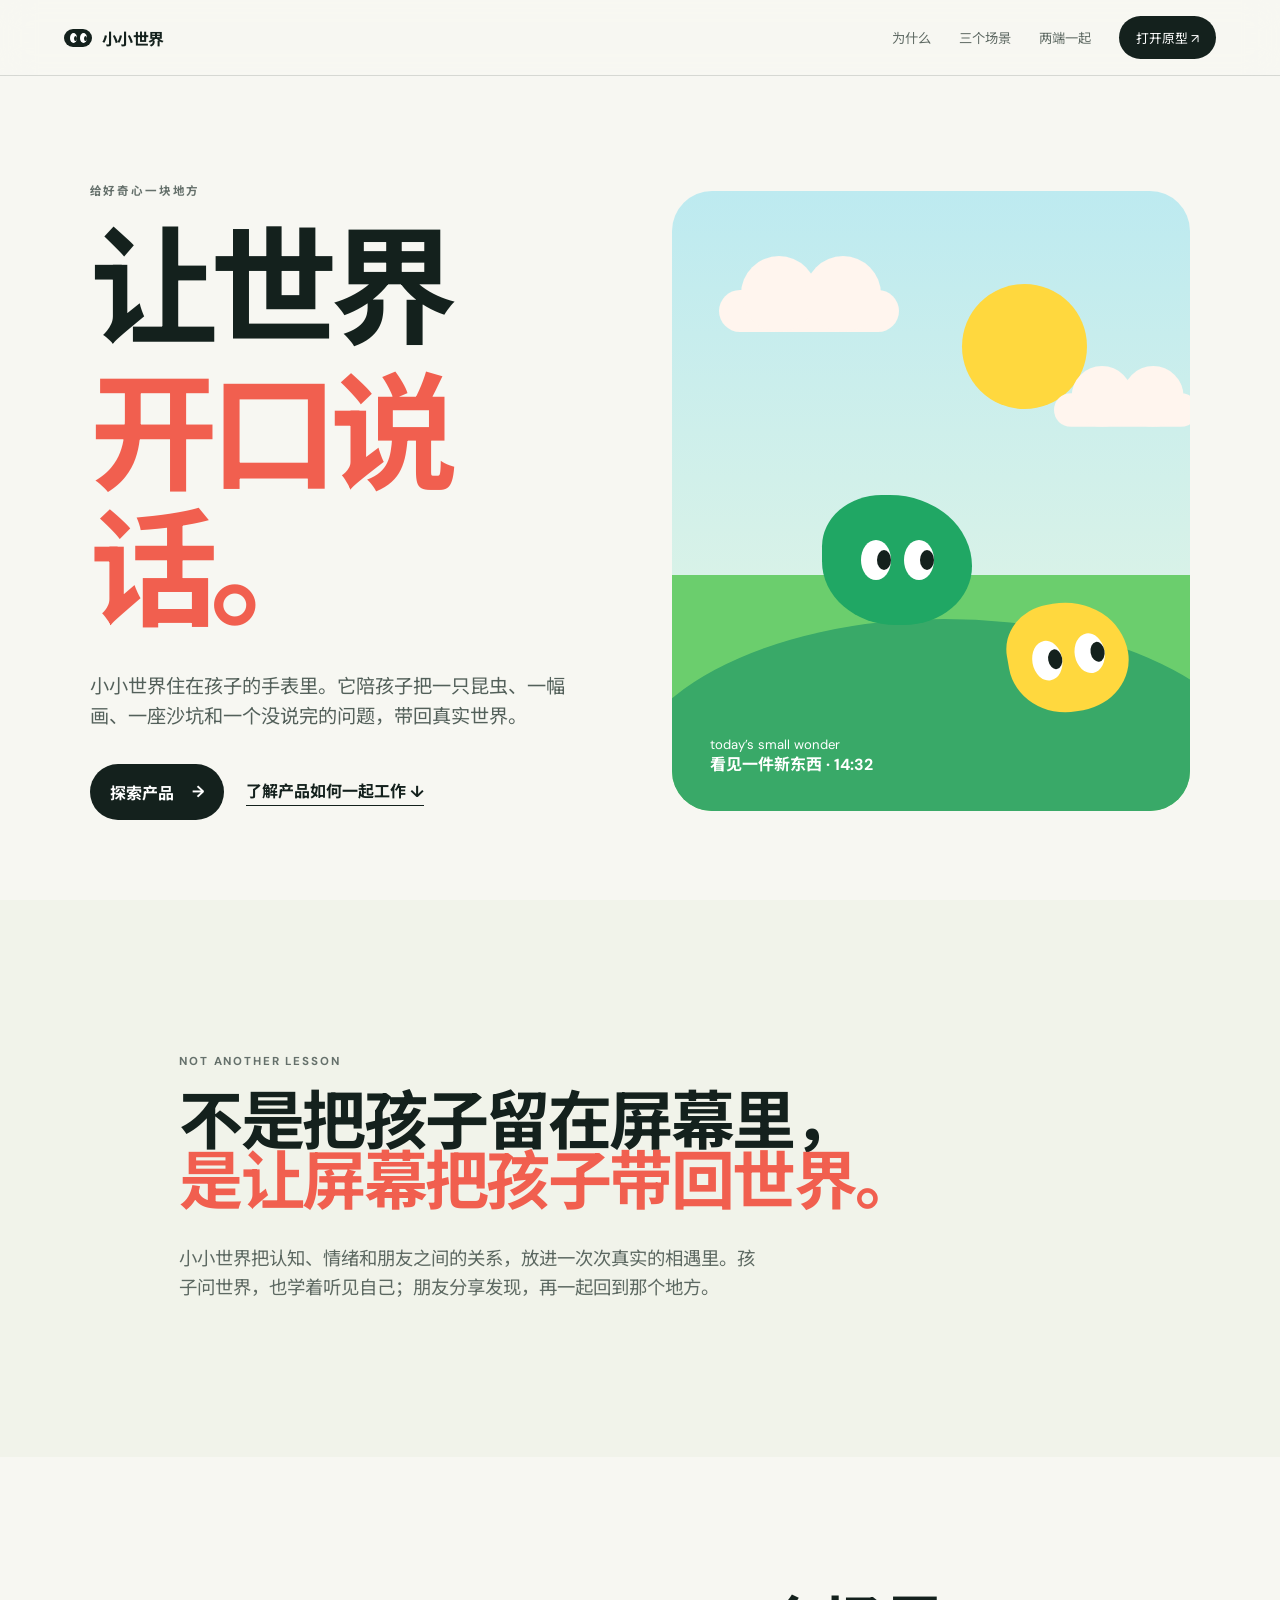
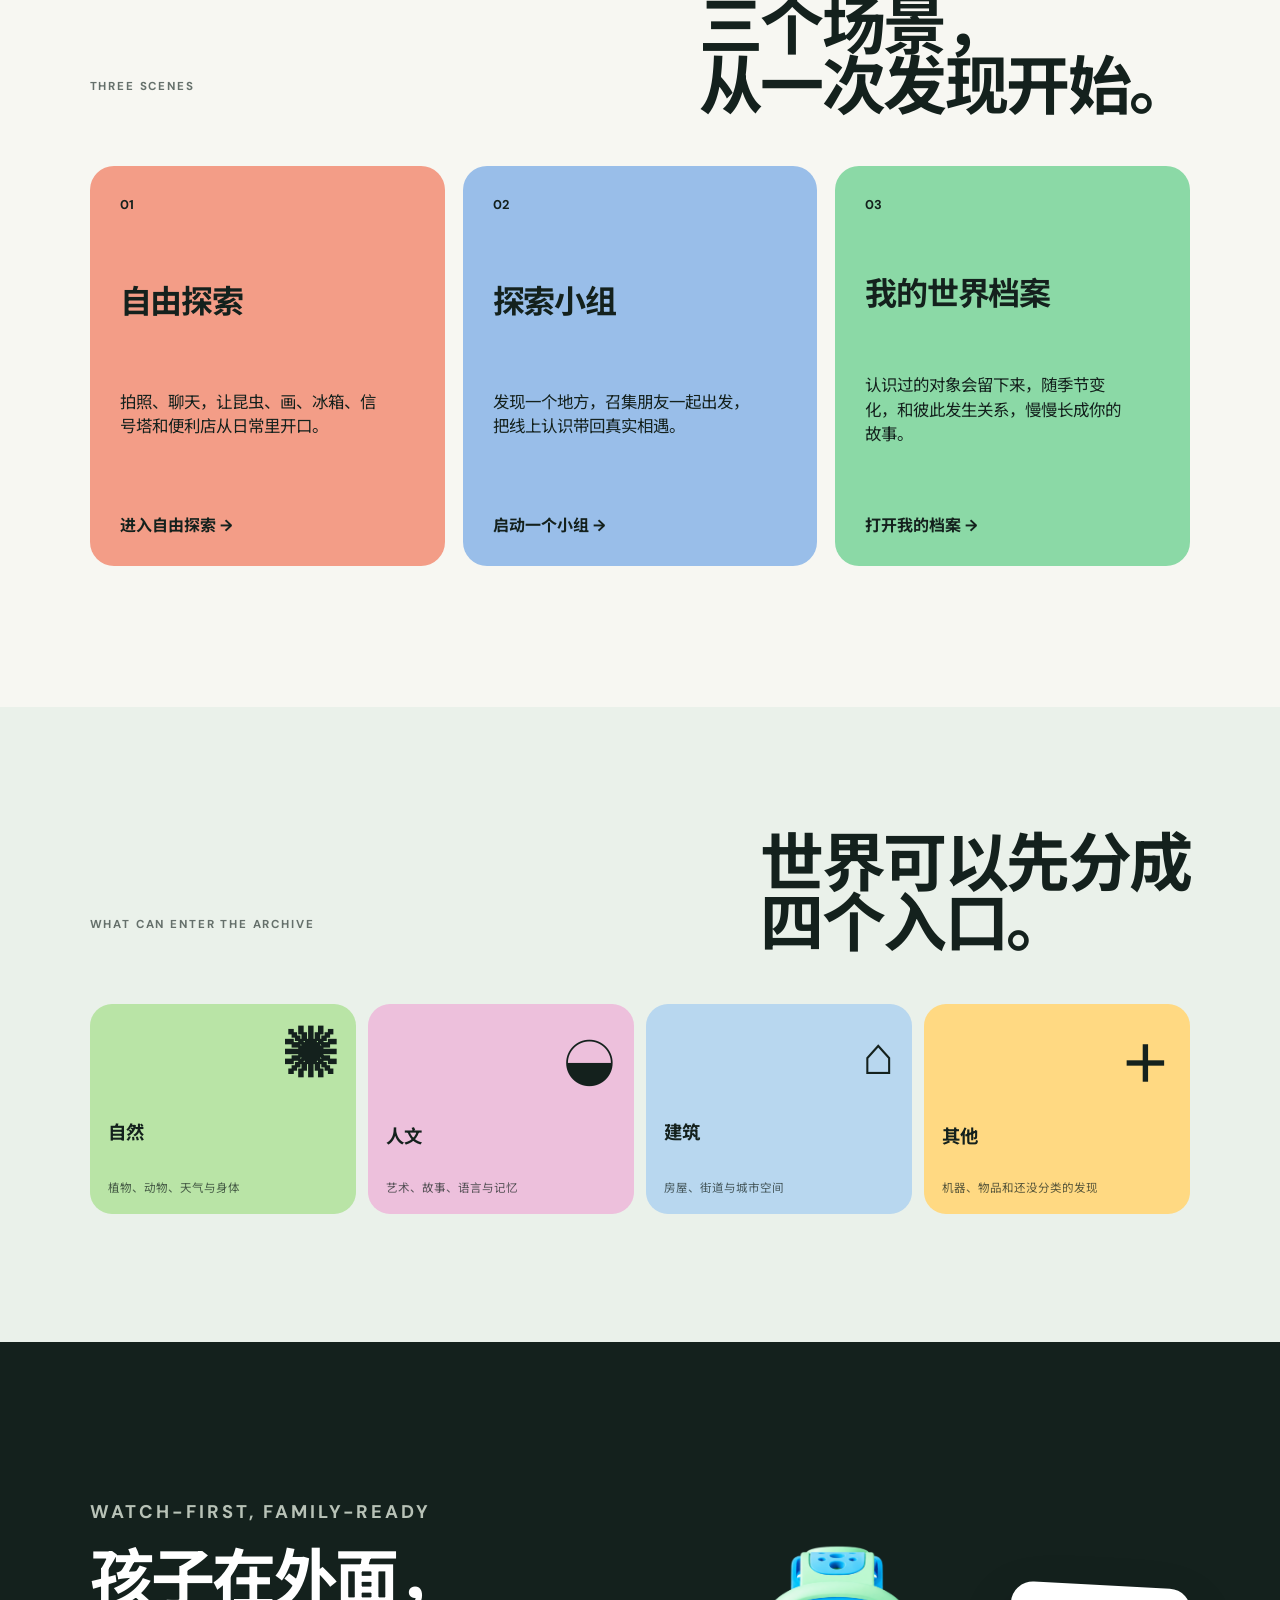
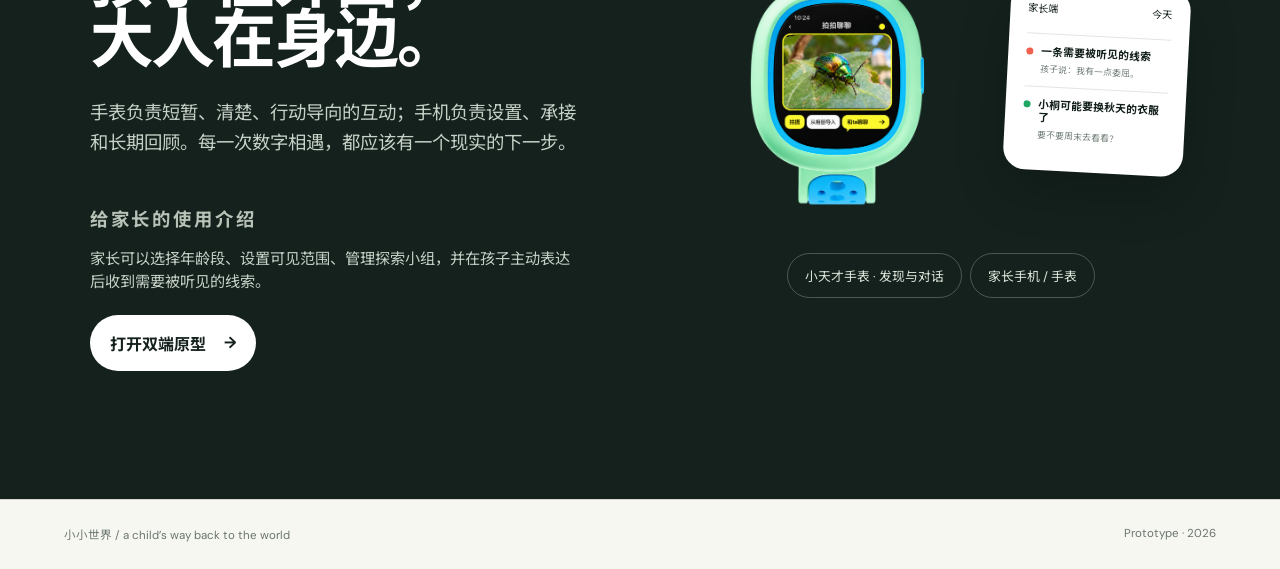
<file: prototype/index.html>
<!doctype html>
<html lang="zh-CN">
<head>
  <meta charset="UTF-8" />
  <meta name="viewport" content="width=device-width, initial-scale=1.0" />
  <title>小小世界 · 让世界开口</title>
  <link rel="stylesheet" href="styles.css" />
</head>
<body class="site-body">
  <nav class="topbar"><a class="brand" href="index.html"><span class="brand-eye"><i></i><i></i></span><span>小小世界</span></a><div class="navlinks"><a href="#why">为什么</a><a href="#cases">三个场景</a><a href="#platforms">两端一起</a><a class="nav-cta" href="prototype.html">打开原型 ↗</a></div></nav>
  <main>
    <section class="hero-landing">
      <div class="hero-copy"><p class="eyebrow">给好奇心一块地方</p><h1>让世界<br><em>开口说话。</em></h1><p class="lede">小小世界住在孩子的手表里。它陪孩子把一只昆虫、一幅画、一座沙坑和一个没说完的问题，带回真实世界。</p><div class="hero-actions"><a class="button primary" href="prototype.html">探索产品 <span>→</span></a><a class="text-link" href="#platforms">了解产品如何一起工作 <span>↓</span></a></div></div>
      <div class="hero-art"><div class="sun"></div><div class="cloud c1"></div><div class="cloud c2"></div><div class="pixel-creature green"><i></i><i></i></div><div class="pixel-creature yellow"><i></i><i></i></div><div class="hill"></div><div class="art-note">today’s small wonder<br><strong>看见一件新东西 · 14:32</strong></div></div>
    </section>
    <section id="why" class="statement"><p class="eyebrow">not another lesson</p><h2>不是把孩子留在屏幕里，<br><span>是让屏幕把孩子带回世界。</span></h2><p>小小世界把认知、情绪和朋友之间的关系，放进一次次真实的相遇里。孩子问世界，也学着听见自己；朋友分享发现，再一起回到那个地方。</p></section>
    <section id="cases" class="cases"><div class="section-head"><p class="eyebrow">three scenes</p><h2>三个场景，<br>从一次发现开始。</h2></div><div class="case-grid"><article class="case-card coral"><div class="case-num">01</div><h3>自由探索</h3><p>拍照、聊天，让昆虫、画、冰箱、信号塔和便利店从日常里开口。</p><a href="prototype.html">进入自由探索 <span>→</span></a></article><article class="case-card blue"><div class="case-num">02</div><h3>探索小组</h3><p>发现一个地方，召集朋友一起出发，把线上认识带回真实相遇。</p><a href="prototype.html">启动一个小组 <span>→</span></a></article><article class="case-card green-card"><div class="case-num">03</div><h3>我的世界档案</h3><p>认识过的对象会留下来，随季节变化，和彼此发生关系，慢慢长成你的故事。</p><a href="prototype.html">打开我的档案 <span>→</span></a></article></div></section>
    <section class="object-cases"><div class="section-head"><p class="eyebrow">what can enter the archive</p><h2>世界可以先分成<br>四个入口。</h2></div><div class="object-case-grid categories"><article class="object-case nature"><span class="case-icon">✺</span><strong>自然</strong><small>植物、动物、天气与身体</small></article><article class="object-case human"><span class="case-icon">◒</span><strong>人文</strong><small>艺术、故事、语言与记忆</small></article><article class="object-case architecture"><span class="case-icon">⌂</span><strong>建筑</strong><small>房屋、街道与城市空间</small></article><article class="object-case other"><span class="case-icon">＋</span><strong>其他</strong><small>机器、物品和还没分类的发现</small></article></div></section>
    <section id="platforms" class="platforms"><div><p class="eyebrow">watch-first, family-ready</p><h2>孩子在外面，<br>大人在身边。</h2><p>手表负责短暂、清楚、行动导向的互动；手机负责设置、承接和长期回顾。每一次数字相遇，都应该有一个现实的下一步。</p><div class="parent-intro"><p class="eyebrow">给家长的使用介绍</p><p>家长可以选择年龄段、设置可见范围、管理探索小组，并在孩子主动表达后收到需要被听见的线索。</p><a class="button light-button" href="prototype.html">打开双端原型 <span>→</span></a></div></div><div class="bound-devices"><div class="watch-photo direct-watch"><img src="assets/watch-ui-cutout.png" alt="小小世界手表端产品界面"></div><div class="phone-card updated-phone"><div class="phone-top"><span>家长端</span><span>今天</span></div><div class="phone-note"><span class="dot coral-dot"></span><div><strong>一条需要被听见的线索</strong><small>孩子说：我有一点委屈。</small></div></div><div class="phone-note"><span class="dot green-dot"></span><div><strong>小桐可能要换秋天的衣服了</strong><small>要不要周末去看看？</small></div></div></div><div class="platform-pills below-media"><span>小天才手表 · 发现与对话</span><span>家长手机 / 手表</span></div></div></section>
  </main>
  <footer><span>小小世界 / a child’s way back to the world</span><span>Prototype · 2026</span></footer>
</body>
</html>
</file>
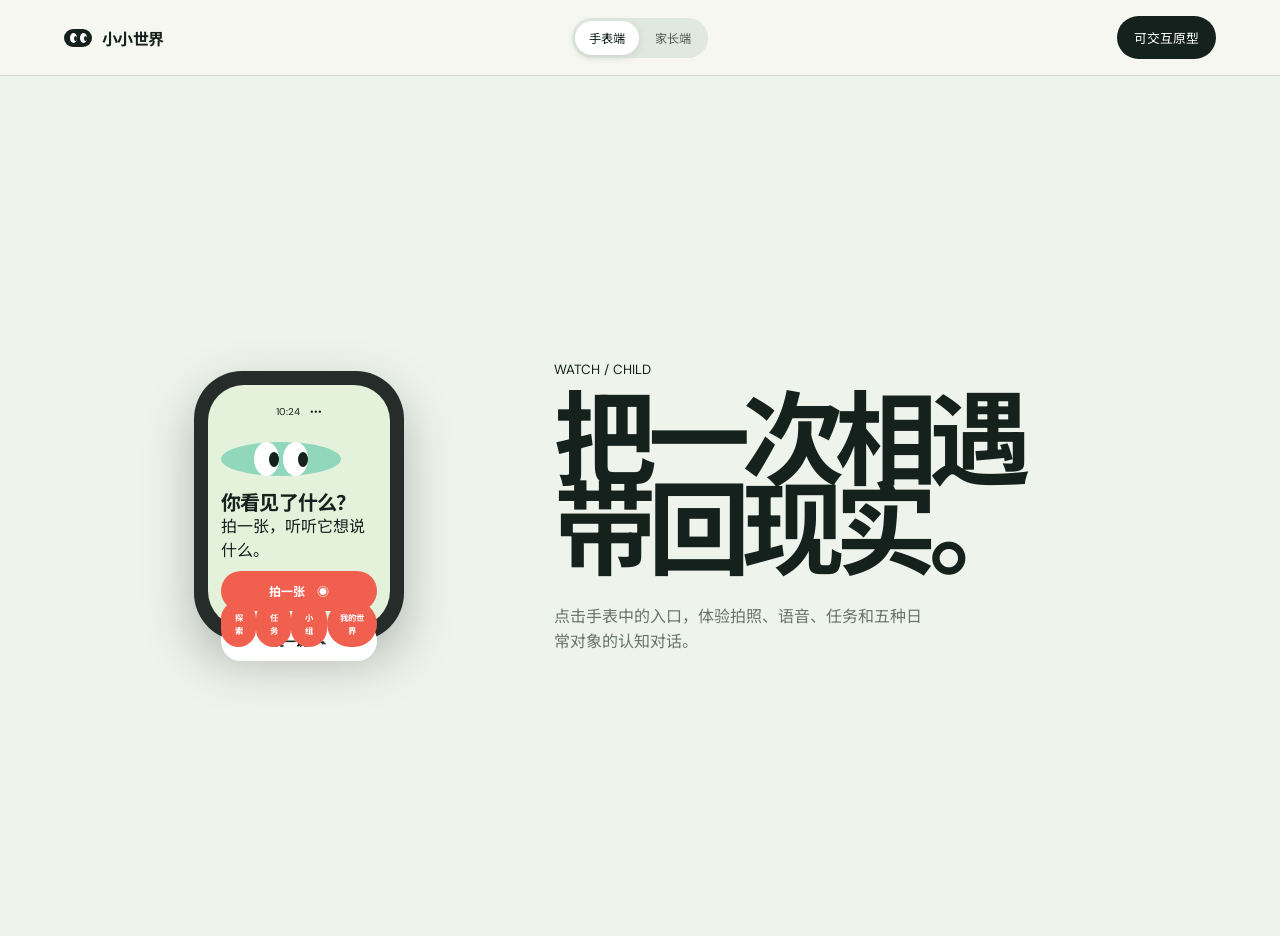
<file: prototype/app.html>
<!doctype html><html lang="zh-CN"><head><meta charset="UTF-8"><meta name="viewport" content="width=device-width,initial-scale=1"><title>小小世界 · 交互原型</title><link rel="stylesheet" href="styles.css"></head><body class="proto-body"><nav class="topbar compact"><a class="brand" href="index.html"><span class="brand-eye"><i></i><i></i></span><span>小小世界</span></a><div class="proto-switch"><button class="active" data-platform="watch">手表端</button><button data-platform="parent">家长端</button></div><span class="nav-cta">可交互原型</span></nav><main class="app-proto"><section class="app-watch" data-platform-view="watch"><div class="watch-frame app-watch-frame"><div class="watch-screen"><div class="tiny-status">10:24　•••</div><div class="app-screen active" data-screen="home"><div class="camera-orb"><div class="orb-eye"><i></i><i></i></div></div><h2>你看见了什么？</h2><p>拍一张，听听它想说什么。</p><button class="watch-primary" data-go="objects">拍一张　◉</button><button class="watch-secondary" data-go="voice">说一说　⌁</button></div><div class="app-screen" data-screen="objects"><div class="app-nav"><button data-go="home">‹</button><strong>选择一个对象</strong><span>⋯</span></div><div class="object-list"><button data-object="bug"><b>◉</b><span><strong>奇特昆虫</strong><small>六条腿，为什么长这样？</small></span>›</button><button data-object="painting"><b>▧</b><span><strong>现代主义画</strong><small>颜色也可以说话吗？</small></span>›</button><button data-object="fridge"><b>▯</b><span><strong>冰箱</strong><small>我每天怎样制造凉快？</small></span>›</button><button data-object="tower"><b>♧</b><span><strong>伪装信号塔</strong><small>我像树，也和远方说话。</small></span>›</button><button data-object="shop"><b>店</b><span><strong>便利店</strong><small>一件东西怎样来到货架？</small></span>›</button></div></div><div class="app-screen" data-screen="object"><div class="app-nav"><button data-go="objects">‹</button><strong data-title>奇特昆虫</strong><span>♡</span></div><div class="object-hero" data-hero>◉　◉</div><small data-kicker>一只不太像昆虫的昆虫</small><h2 data-line>你好，我的六条腿有点特别。</h2><p data-description>你可以问我：我为什么长成这样？我和树叶为什么会互相模仿？</p><div class="question-row"><button>我是谁？</button><button>我住在哪里？</button></div><button class="watch-primary" data-go="voice">继续和它说　→</button></div><div class="app-screen" data-screen="voice"><div class="app-nav"><button data-go="home">‹</button><strong>我在听</strong><span>●</span></div><div class="voice-orb"><div class="orb-eye"><i></i><i></i></div></div><h2>说吧。</h2><p>你想问世界，还是想说一件事？</p><button class="watch-primary" data-go="home">说完了　→</button></div><div class="app-screen" data-screen="task"><div class="app-nav"><button data-go="home">‹</button><strong>今天的小任务</strong><span>✦</span></div><div class="task-mark">✦</div><h2>找三种叶子</h2><p>说说它们哪里一样，又哪里不一样。</p><div class="task-progress"><span></span></div><small>2 / 3 片叶子</small><button class="watch-primary">继续寻找　→</button></div><div class="watch-bottom"><button data-go="home">探索</button><button data-go="task">任务</button><button data-go="objects">小组</button><button data-go="objects">我的世界</button></div></div></div><div class="app-copy"><small>WATCH / CHILD</small><h1>把一次相遇<br>带回现实。</h1><p>点击手表中的入口，体验拍照、语音、任务和五种日常对象的认知对话。</p></div></section><section class="app-parent hidden" data-platform-view="parent"><div class="parent-demo"><div class="parent-title"><small>星期五 · 10 月 11 日</small><h1>早上好，小安今天<br><em>去哪里看看？</em></h1></div><div class="parent-cards"><article><small>需要被听见</small><h2>孩子说：<br>“我有一点委屈。”</h2><p>AI 帮你整理了线索。先听一听，不急着给答案。</p><button>打开关注卡 →</button></article><article><small>世界档案</small><h2>小桐可能要换秋天的衣服了</h2><p>上次见到它：7 天前</p><button>打开 Collection →</button></article><article><small>今日探索</small><h2>找三种叶子</h2><div class="wide-progress"><span></span></div><p>孩子已经完成 2 / 3 片叶子</p></article></div></div></section></main><script src="app-interaction.js"></script><script>document.querySelectorAll('[data-platform]').forEach(b=>b.addEventListener('click',()=>{document.querySelectorAll('[data-platform]').forEach(x=>x.classList.remove('active'));b.classList.add('active');document.querySelectorAll('[data-platform-view]').forEach(x=>x.classList.toggle('hidden',x.dataset.platformView!==b.dataset.platform))}));</script></body></html>
</file>
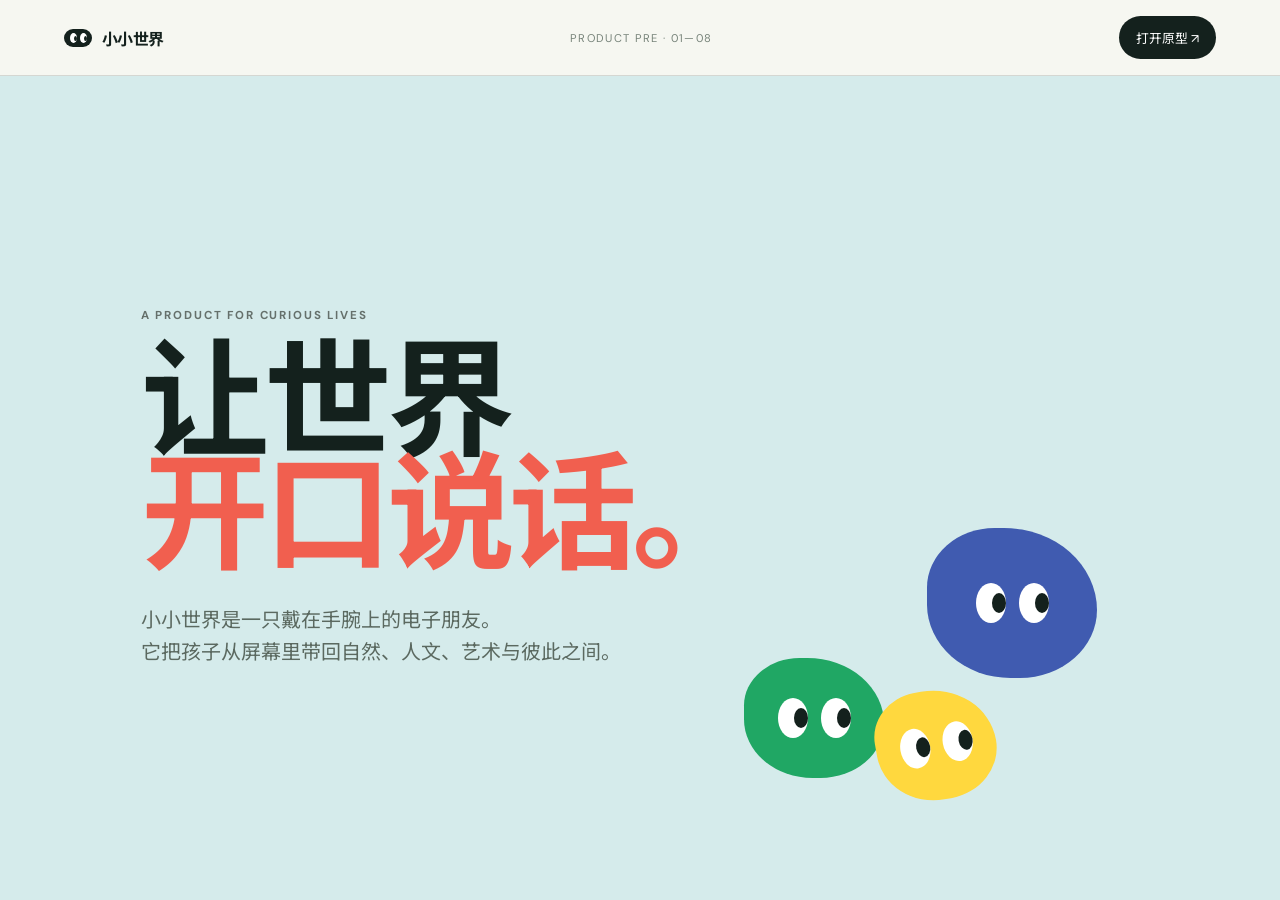
<file: prototype/deck.html>
<!doctype html><html lang="zh-CN"><head><meta charset="UTF-8"/><meta name="viewport" content="width=device-width, initial-scale=1.0"/><title>小小世界 · Product Presentation</title><link rel="stylesheet" href="styles.css"/></head><body class="deck-body"><nav class="topbar compact"><a class="brand" href="index.html"><span class="brand-eye"><i></i><i></i></span><span>小小世界</span></a><div class="deck-count">PRODUCT PRE · 01—08</div><a href="prototype.html" class="nav-cta">打开原型 ↗</a></nav><main class="deck-main"><section class="slide slide-cover"><p class="eyebrow">a product for curious lives</p><h1>让世界<br><em>开口说话。</em></h1><p>小小世界是一只戴在手腕上的电子朋友。<br>它把孩子从屏幕里带回自然、人文、艺术与彼此之间。</p><div class="slide-art"><div class="pixel-creature blue"><i></i><i></i></div><div class="pixel-creature green"><i></i><i></i></div><div class="pixel-creature yellow"><i></i><i></i></div></div></section><section class="slide"><p class="eyebrow">01 / why</p><h2>孩子需要的，不只是答案。</h2><div class="big-quote">“我看见了一棵树。<br><span>它会不会也在看我？”</span></div><p class="slide-note">我们把 AI 从“回答机器”变成一种对世界的邀请：先相遇，再追问，再走回现实。</p></section><section class="slide split-slide"><div><p class="eyebrow">02 / two ends</p><h2>一只手表，<br>一个家庭的回声。</h2><p>孩子端是轻的、短的、会把人带出门的；家长端是稳的、清楚的、知道什么时候需要靠近。</p></div><div class="platform-diagram"><div class="diagram-watch">拍照<br><small>听见世界</small></div><span>↔</span><div class="diagram-phone">看见<br><small>承接孩子</small></div></div></section><section class="slide case-slide"><p class="eyebrow">03 / three encounters</p><h2>三个入口，<br>一条回到现实的路。</h2><div class="three-lines"><div><b>自由探索</b><span>一个对象开口说话</span></div><div><b>基地二号</b><span>一群朋友共享一个地方</span></div><div><b>我的世界档案</b><span>认识过的世界继续生长</span></div></div></section><section class="slide slide-end"><p class="eyebrow">the principle</p><h2>数字是入口，<br><em>现实才是发生。</em></h2><p>每一次互动都应该留下一个可以在自然中、在人与人之间继续发生的下一步。</p><a class="button primary" href="prototype.html">进入可交互原型 <span>→</span></a></section></main><script>document.addEventListener('keydown',e=>{if(e.key==='ArrowDown'||e.key==='ArrowRight')scrollBy({top:innerHeight,behavior:'smooth'});if(e.key==='ArrowUp'||e.key==='ArrowLeft')scrollBy({top:-innerHeight,behavior:'smooth'})});</script></body></html>
</file>
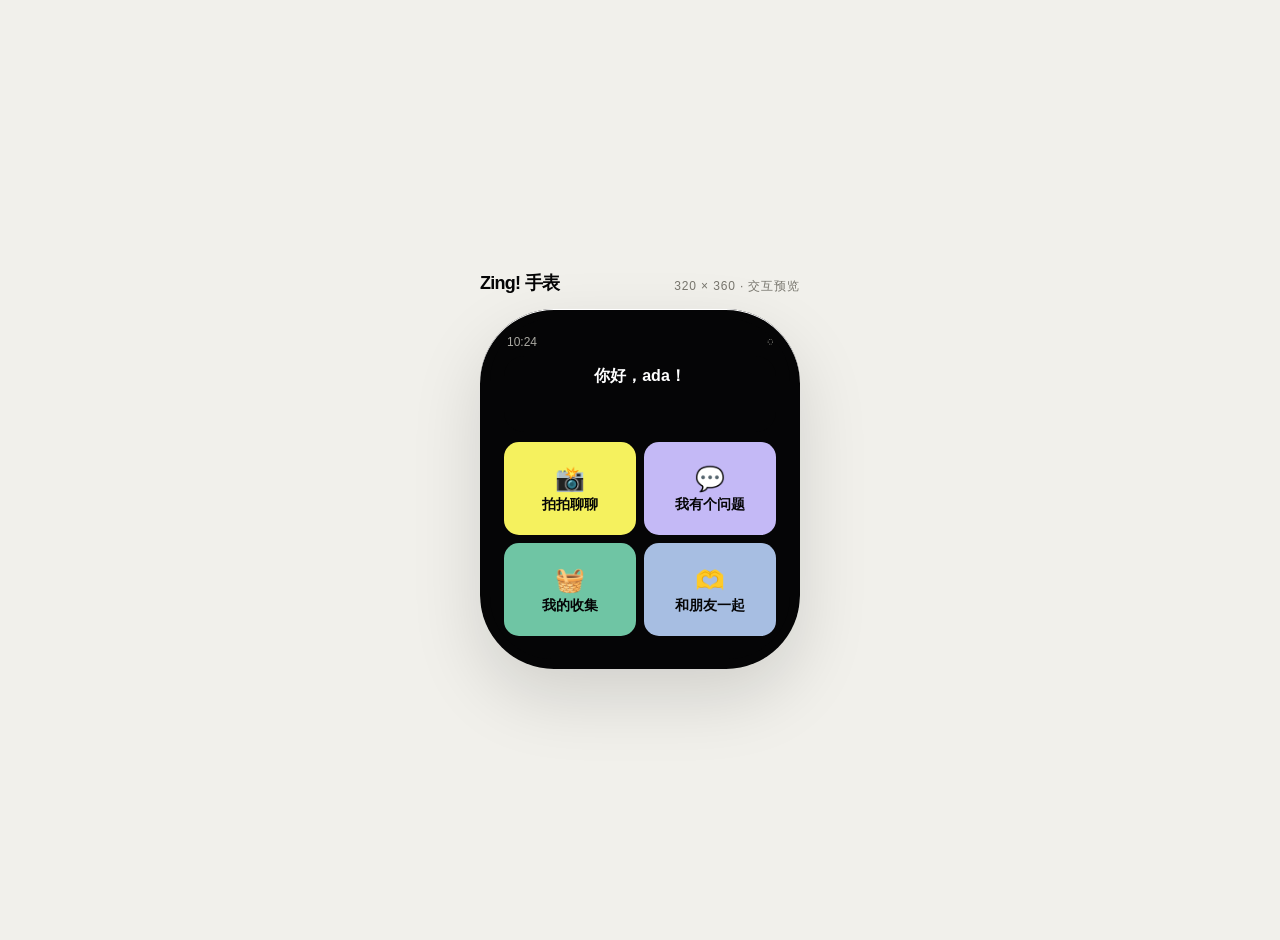
<file: prototype/prototype.html>
<!doctype html><html lang="zh-CN"><head><meta charset="UTF-8"><meta name="viewport" content="width=device-width,initial-scale=1"><title>Zing! Watch · Director Preview</title><link rel="stylesheet" href="watch-handoff.css"></head><body>
<main class="workspace"><section class="preview"><div class="preview-head"><strong>Zing! Watch</strong><span>320 × 360 · interactive preview</span></div><div class="watch-shell"><div class="watch-strap top"></div><div class="watch-strap bottom"></div><div class="screen"><div class="status"><span>10:24</span><span>◌</span></div>
<section class="view active" data-view="home"><div class="home-hello"><span class="eye-emoji">👀</span><span class="home-question">?</span></div><div class="tile-grid"><button class="tile lemon" data-go="wake"><b>拍拍聊聊</b></button><button class="tile lilac" data-go="ask"><b>我有个问题</b></button><button class="tile mint" data-go="things"><b>我的收集</b></button><button class="tile blue" data-go="club"><b>和朋友一起</b></button></div></section>
<section class="view" data-view="wake"><div class="view-head"><button data-go="home">‹</button><b>拍拍聊聊</b><span>●</span></div><div class="camera-stage"><div class="scan-box" id="photoFrame"><span>把朋友放进来</span><div class="leaf-shape">⌁</div><img id="photoPreview" alt="已拍摄的朋友"></div></div><input id="photoInput" type="file" accept="image/*" hidden><div class="capture-cta-row"><button class="photo-cta lemon-bg" data-action="capture">拍摄</button><button class="photo-cta" data-action="import">从相册导入</button><button class="big-cta lemon-bg chat-cta" data-go="meet" disabled>和ta聊聊 <span>→</span></button></div></section>
<section class="view" data-view="loading"><div class="view-head"><button data-go="home">‹</button><b>Peek closer!</b><span>●</span></div><div class="loading-stage"><div class="blob mint"><i></i><i></i></div><strong data-copy="loading">I think it’s moving!</strong><div class="loading-dots"><i></i><i></i><i></i></div></div></section>
<section class="view scroll-view" data-view="meet"><div class="view-head"><button data-go="home">‹</button><b>遇见新朋友</b><span>✦</span></div><div class="friend-head"><div class="photo-avatar"><img id="avatarImage" alt="朋友头像"><div class="avatar-eyes"><i></i><i></i></div></div><div><strong data-copy="name">小甲</strong><small data-copy="home">今天见过</small></div><span class="new-badge">新！</span><button class="name-friend" data-action="name">＋ <span>给朋友起个名字</span></button></div><div class="story-block pink-bg intro-block"><b>你好呀，Ada！</b><div class="intro-line"><span data-copy="intro">我是住在叶子上的金龟子。我的外壳会闪闪发光，像一块会走路的小宝石。你愿意和我一起看看这片叶子吗？</span><button class="speak" data-action="speak" aria-label="朗读">◖</button></div></div><button class="big-cta ask-more" data-go="ask">我想知道更多！ <span>→</span></button></section>
<section class="view" data-view="ask"><div class="view-head"><button data-go="meet">‹</button><b>问问小甲</b><span>?</span></div><div class="ask-friend-head"><div class="photo-avatar"><img id="askAvatar" alt="朋友头像"><div class="avatar-eyes"><i></i><i></i></div></div><div><strong>小甲</strong><small>今天见过</small></div><span class="new-badge">新！</span><button class="name-friend" data-action="name">＋ <span>给朋友起个名字</span></button></div><div class="ask-title">你想知道什么？</div><div class="ask-list"><button class="ask-choice lemon-bg" data-answer="我的外壳会反射阳光，所以看起来会发光。">我的外壳为什么会发光？</button><div class="inline-answer"></div><button class="ask-choice lilac-bg" data-answer="我会在叶子上找小小的食物。">我在叶子上吃什么？</button><div class="inline-answer"></div><button class="ask-choice mint-bg" data-answer="我有六条腿，还有两根会动的触角。">我有几条腿？</button><div class="inline-answer"></div></div><button class="big-cta collect-cta" data-action="collect">收藏朋友 +1 <span>✦</span></button></section>
<section class="view" data-view="shadow"><div class="view-head"><button data-go="ask">‹</button><b>Let’s try!</b><span>✦</span></div><div class="shadow-stage"><div class="blob mint"><i></i><i></i></div><strong>Trace Leafy’s line</strong><small>用手指找一条叶脉</small></div><button class="big-cta mint-bg" data-action="sparkle">I found it! <span>✦</span></button><div class="sparkle-pop" data-sparkle>✦ +1 sparkle</div></section>
<section class="view" data-view="things"><div class="view-head"><button data-go="home">‹</button><b>我的朋友</b><span>✦ 1</span></div><div class="section-intro"><strong>我认识的朋友</strong><small>每个朋友都会继续长大</small></div><button class="friend-card mint-bg" data-go="meet"><div class="photo-avatar collection-avatar"><img id="collectionAvatar" alt="小甲的照片"><div class="avatar-eyes"><i></i><i></i></div></div><span><b>小甲</b><small>今天见过</small></span><em>›</em><label class="category-tag">自然</label></button><button class="big-cta lemon-bg" data-go="home">回到首页 <span>→</span></button></section>
<section class="view" data-view="club"><div class="view-head"><button data-go="home">‹</button><b>Explorer Club</b><span>♡</span></div><div class="club-card lilac-bg"><div class="blob coral mini"><i></i><i></i></div><b>Someone in your safe circle<br>woke a tiny snail!</b><small>送一颗 sparkle</small><button data-action="sparkle">✦ Send sparkle</button></div><div class="club-card blue-bg"><div class="blob blue mini"><i></i><i></i></div><b>Cloudy found a new shape</b><small>yesterday · safe circle</small><button data-action="sparkle">✦ Send sparkle</button></div></section>
<section class="view" data-view="map"><div class="view-head"><button data-go="home">‹</button><b>Friend Map</b><span>⌖</span></div><div class="map-grid"><button class="map-place mint-bg"><b>Grow<br>Garden</b><span>✿</span></button><button class="map-place lilac-bg"><b>Wiggle<br>Woods</b><span>∿</span></button><button class="map-place blue-bg"><b>Sky<br>Club</b><span>☼</span></button><button class="map-place lemon-bg"><b>Make-It<br>Market</b><span>✚</span></button></div></section>
<section class="view" data-view="note"><div class="view-head"><button data-go="home">‹</button><b>Tiny Note</b><span>✦</span></div><div class="note-card pink-bg"><strong>Find something<br>that looks like a monster.</strong><small>今天，去外面看看。</small></div><button class="big-cta lemon-bg" data-action="sparkle">I found one! <span>✦</span></button></section>
</div></div></div><aside class="director"><div class="director-head"><span>DIRECTOR PANEL</span><b>Zing! Watch</b><small>Live copy + color controls</small></div><label>Screen<select id="screenSelect"><option value="home">Hello / home</option><option value="wake">Wake</option><option value="meet">Meet</option><option value="ask">Ask</option><option value="shadow">Shadow hop</option><option value="things">My Things</option><option value="club">Explorer Club</option><option value="map">Friend Map</option><option value="note">Tiny Note</option></select></label><div class="copy-fields" id="copyFields"></div><div class="color-fields"><label>Ink<input type="color" data-color="ink" value="#050506"></label><label>Lemon<input type="color" data-color="lemon" value="#F5F15E"></label><label>Mint<input type="color" data-color="mint" value="#6FC5A4"></label><label>Blue<input type="color" data-color="blue" value="#A7BEE2"></label><label>Lilac<input type="color" data-color="lilac" value="#C4B9F6"></label><label>Coral<input type="color" data-color="coral" value="#FF7753"></label><label>Pink<input type="color" data-color="pink" value="#E9B7D7"></label></div><button class="reset" id="resetPanel">Reset demo content</button></aside></main><script src="app.js"></script></body></html>
<script src="friend-fix.js"></script>
</file>
<file: prototype/styles.css>
@import url('https://fonts.googleapis.com/css2?family=DM+Sans:wght@400;500;600;700&family=Noto+Sans+SC:wght@400;500;700;900&display=swap');
:root{--ink:#14211d;--paper:#f7f7f2;--blue:#405bb0;--green:#20a764;--yellow:#ffd83e;--coral:#f15f4f;--pink:#ec84b4;--sky:#c9ecf0;--line:rgba(20,33,29,.14);--sans:'DM Sans','Noto Sans SC',sans-serif;--radius:24px}*{box-sizing:border-box}html{scroll-behavior:smooth;background:var(--paper)}body{margin:0;color:var(--ink);font-family:var(--sans);background:var(--paper)}a{text-decoration:none;color:inherit}button{font:inherit;border:0;cursor:pointer}h1,h2,h3,p{margin:0}h1,h2,h3{letter-spacing:-.04em}h1{font-size:clamp(4.5rem,10vw,9rem);line-height:.88;font-weight:700}h2{font-size:clamp(2.4rem,5vw,5.5rem);line-height:.94;font-weight:700}h3{font-size:2rem;line-height:1}.eyebrow{font-size:.72rem;letter-spacing:.16em;text-transform:uppercase;font-weight:700;color:#65706b;margin-bottom:24px}.brand{display:flex;align-items:center;gap:10px;font-weight:700;letter-spacing:-.04em}.brand-eye{width:28px;height:18px;display:flex;gap:3px;align-items:center;justify-content:center;background:var(--ink);border-radius:12px}.brand-eye i,.orb-eye i,.tree-eye i{display:block;width:7px;height:10px;background:#fff;border-radius:50%;position:relative}.brand-eye i:after,.orb-eye i:after,.tree-eye i:after{content:'';position:absolute;width:3px;height:5px;background:var(--ink);border-radius:50%;right:0;top:3px}.topbar{height:76px;padding:0 5vw;display:flex;align-items:center;justify-content:space-between;border-bottom:1px solid var(--line);position:sticky;top:0;background:rgba(247,247,242,.88);backdrop-filter:blur(16px);z-index:10}.topbar.compact{position:relative}.navlinks{display:flex;align-items:center;gap:28px;font-size:.83rem;color:#5f6a64}.nav-cta{background:var(--ink);color:white;padding:12px 17px;border-radius:999px;font-size:.8rem}.hero-landing{min-height:calc(100vh - 76px);display:grid;grid-template-columns:1fr 1fr;padding:7vw 7vw 5vw;gap:5vw;align-items:center}.hero-copy{max-width:680px}.hero-copy h1 em,.statement span,.proto-intro em,.case-copy em,.collection-head em,.emotion-row em,.slide-cover em,.slide-end em{font-style:normal;color:var(--coral)}.lede{font-size:1.2rem;line-height:1.55;max-width:480px;color:#53605a;margin:32px 0}.hero-actions{display:flex;gap:22px;align-items:center}.button{display:inline-flex;gap:18px;align-items:center;padding:16px 20px;border-radius:999px;font-weight:700}.button.primary{background:var(--ink);color:white}.text-link{font-weight:700;border-bottom:1px solid var(--ink);padding-bottom:3px}.hero-art{height:620px;background:linear-gradient(180deg,#bdeaf0 0%,#d8f2e8 62%,#6bce6d 62%);border-radius:40px;position:relative;overflow:hidden}.sun{width:125px;height:125px;background:var(--yellow);border-radius:50%;position:absolute;right:20%;top:15%}.cloud{position:absolute;background:#fff5ee;border-radius:40px;width:180px;height:42px}.cloud:before,.cloud:after{content:'';position:absolute;background:inherit;border-radius:50%;width:76px;height:76px;bottom:0}.cloud:before{left:22px}.cloud:after{left:86px}.c1{top:16%;left:9%}.c2{top:32%;right:-5%;transform:scale(.8)}.hill{position:absolute;bottom:-25%;left:-10%;width:125%;height:56%;background:#39a968;border-radius:50% 50% 0 0}.pixel-creature{position:absolute;width:150px;height:130px;border-radius:42% 58% 48% 52%;display:flex;gap:13px;justify-content:center;align-items:center;z-index:2}.pixel-creature i{width:30px;height:40px;background:#fff;border-radius:50%;position:relative}.pixel-creature i:after{content:'';position:absolute;width:14px;height:20px;background:var(--ink);border-radius:50%;right:0;top:10px}.pixel-creature.green{background:var(--green);left:29%;bottom:30%}.pixel-creature.yellow{background:var(--yellow);right:12%;bottom:16%;transform:rotate(-10deg);width:120px;height:110px}.art-note{position:absolute;bottom:34px;left:38px;z-index:3;font-size:.82rem;line-height:1.4;color:#fff}.art-note strong{font-size:1rem}.statement{padding:12vw 14vw;background:#f1f3ea}.statement h2{max-width:850px}.statement>p:last-child{max-width:580px;font-size:1.15rem;line-height:1.6;color:#5d6962;margin-top:32px}.cases{padding:11vw 7vw}.section-head{display:flex;justify-content:space-between;align-items:end;margin-bottom:48px}.section-head h2{max-width:600px}.case-grid{display:grid;grid-template-columns:repeat(3,1fr);gap:18px}.case-card{min-height:400px;padding:30px;border-radius:var(--radius);display:flex;flex-direction:column;justify-content:space-between}.case-card.coral{background:#f39d87}.case-card.blue{background:#99bee9}.case-card.green-card{background:#8bd9a6}.case-num{font-size:.8rem;font-weight:700}.case-card p{font-size:1.03rem;line-height:1.5;max-width:270px}.case-card a{font-weight:700}.platforms{padding:10vw 7vw;display:grid;grid-template-columns:1fr 1fr;gap:8vw;background:var(--ink);color:white;align-items:center}.platforms .eyebrow{color:#b8c2b7}.platforms p{font-size:1.15rem;line-height:1.6;color:#c5d0c6;max-width:530px;margin-top:28px}.platform-pills{display:flex;gap:8px;flex-wrap:wrap;margin-top:32px}.platform-pills span{border:1px solid rgba(255,255,255,.24);padding:10px 14px;border-radius:999px;font-size:.75rem;color:#dfe7dc}.watch-stack{display:flex;align-items:center;gap:32px}.watch-frame{width:210px;height:270px;background:#252c29;border-radius:48px;padding:14px;box-shadow:0 20px 50px rgba(0,0,0,.25)}.watch-screen{height:100%;border-radius:36px;background:#e4f2dc;color:var(--ink);padding:18px 13px;display:flex;flex-direction:column}.tiny-status{font-size:.62rem;text-align:center}.watch-eye{display:flex;gap:4px;justify-content:center;margin:34px 0 15px}.watch-eye i{width:32px;height:44px;background:#fff;border-radius:50%;position:relative}.watch-eye i:after{content:'';position:absolute;right:2px;top:13px;width:16px;height:20px;border-radius:50%;background:var(--ink)}.watch-prompt{font-weight:700;text-align:center;font-size:.95rem}.watch-screen button{margin-top:auto;border-radius:999px;padding:10px;background:var(--coral);color:#fff;font-weight:700}.watch-bottom{display:flex;justify-content:space-between;font-size:.52rem;margin-top:12px;color:#5b665e}.phone-card{width:180px;background:#fff;color:var(--ink);border-radius:22px;padding:18px;transform:rotate(4deg);box-shadow:0 20px 50px rgba(0,0,0,.18)}.phone-top{font-size:.63rem;display:flex;justify-content:space-between;margin-bottom:18px}.phone-note{display:flex;gap:8px;padding:11px 0;border-top:1px solid #e1e6df}.phone-note strong{display:block;font-size:.67rem;line-height:1.2}.phone-note small{font-size:.55rem;color:#728078;display:block;margin-top:4px}.dot{width:7px;height:7px;border-radius:50%;display:block;margin-top:3px;flex:none}.coral-dot{background:var(--coral)}.green-dot{background:var(--green)}.closing{padding:10vw 7vw;display:grid;grid-template-columns:1fr 1fr;gap:8vw;align-items:center}.closing-art{height:420px;border-radius:28px;overflow:hidden;background:#bdeaf0}.closing-art img{width:100%;height:100%;object-fit:cover;mix-blend-mode:multiply;opacity:.9}.closing h2{margin-bottom:40px}footer{border-top:1px solid var(--line);padding:26px 5vw;display:flex;justify-content:space-between;font-size:.72rem;color:#6a756f}.proto-body,.deck-body{background:#eef3ec}.proto-switch{display:flex;gap:2px;background:#e0e8df;border-radius:999px;padding:3px}.proto-switch button{background:none;padding:8px 14px;border-radius:999px;font-size:.76rem;color:#526057}.proto-switch button.active{background:#fff;color:var(--ink);box-shadow:0 2px 8px #cbd5ca}.proto-main{max-width:1240px;margin:0 auto;padding:80px 5vw}.proto-intro{max-width:700px;margin-bottom:70px}.proto-intro h1{font-size:clamp(4rem,8vw,7rem)}.proto-intro p{font-size:1.1rem;color:#5d6a61;line-height:1.6;max-width:600px;margin-top:28px}.mode-switch{display:flex;gap:6px;margin-top:28px}.mode-switch button{padding:11px 17px;background:#dfe8dd;border-radius:999px;color:#5a675e}.mode-switch button.active{background:var(--ink);color:white}.proto-stage{background:#d5ebeb;border-radius:36px;padding:56px 6vw 54px;display:grid;grid-template-columns:270px 1fr;gap:70px;position:relative;overflow:hidden;min-height:630px}.device-label{position:absolute;top:26px;left:34px;font-size:.65rem;letter-spacing:.14em;color:#6b7871;font-weight:700}.watch-device{padding-top:25px}.watch-device .watch-frame{width:250px;height:360px;margin:auto}.watch-device .watch-screen{padding:22px 18px}.watch-content{display:flex;flex-direction:column;align-items:center;flex:1}.watch-content h2{font-size:1.35rem;letter-spacing:-.04em}.watch-content p{font-size:.75rem;text-align:center;color:#6a766c;margin-top:8px}.camera-orb{width:120px;height:120px;background:#91d7bc;border-radius:50%;margin:24px 0 18px;display:flex;align-items:center;justify-content:center;position:relative}.crosshair{position:absolute;width:70px;height:70px;border:1px dashed rgba(20,33,29,.35);border-radius:50%}.orb-eye{display:flex;gap:4px}.orb-eye i{width:25px;height:34px}.orb-eye i:after{height:15px;width:10px;top:10px}.watch-primary,.watch-secondary{width:100%;font-size:.75rem!important;padding:11px!important;margin-top:10px!important}.watch-primary{background:var(--coral)!important}.watch-secondary{background:#fff!important;color:var(--ink)!important}.watch-nav{display:flex;justify-content:space-between;font-size:.48rem;color:#6a766c;margin-top:12px}.task-mark{font-size:3rem;color:var(--coral);margin:35px 0 10px}.task-kicker{font-size:.62rem!important;text-transform:uppercase;letter-spacing:.12em}.task-progress{width:100%;height:7px;background:#d0ded2;border-radius:99px;margin-top:22px;overflow:hidden}.task-progress span{height:100%;display:block;background:var(--green);border-radius:99px}.watch-content small{font-size:.65rem;color:#66736a;margin-top:5px}.hidden{display:none!important}.device-caption{display:flex;flex-direction:column;gap:4px;margin-top:22px;text-align:center}.device-caption strong{font-size:.92rem}.device-caption span{font-size:.75rem;color:#647068}.parent-preview{align-self:center;margin-top:25px}.phone-frame{width:290px;height:510px;border-radius:36px;background:#242b28;padding:10px;box-shadow:0 25px 60px rgba(35,59,50,.2)}.phone-screen{height:100%;border-radius:28px;background:#f8faf5;padding:22px 18px;position:relative}.phone-bar{display:flex;justify-content:space-between;font-size:.7rem;color:#67736b}.phone-greeting{font-size:1.45rem;line-height:1.05;margin:40px 0 25px}.phone-greeting strong{font-size:1.55rem}.parent-card{padding:14px;border-radius:17px;display:flex;align-items:flex-start;gap:10px;margin-top:11px}.parent-card strong{display:block;font-size:.74rem;line-height:1.2}.parent-card small{display:block;font-size:.62rem;color:#647168;margin-top:5px}.parent-card>span:last-child{margin-left:auto}.warm{background:#fff0d1}.blue-card{background:#dbe7f6}.mini-icon{font-size:1.2rem}.phone-tab{position:absolute;bottom:19px;left:18px;right:18px;display:flex;justify-content:space-between;font-size:.6rem;color:#718078}.flow-row{display:grid;grid-template-columns:repeat(3,1fr);gap:20px;margin:70px 0}.flow-row>div{border-top:1px solid var(--line);padding-top:18px}.flow-num{display:block;font-size:.7rem;color:#77837a;margin-bottom:32px}.flow-row strong{font-size:1.5rem}.flow-row p{margin-top:10px;color:#647168;line-height:1.45}.proto-case{display:grid;grid-template-columns:1fr 1fr;gap:8vw;align-items:center;padding:110px 0;border-top:1px solid var(--line)}.case-copy>p:not(.eyebrow){color:#647168;line-height:1.6;max-width:500px;margin-top:26px}.choice-list{margin-top:30px;display:grid;gap:10px}.choice{display:flex;gap:12px;text-align:left;align-items:center;background:#fff;border:1px solid transparent;border-radius:16px;padding:13px}.choice.active{border-color:var(--ink);box-shadow:0 6px 14px rgba(20,33,29,.06)}.choice>span{width:32px;height:32px;background:#e5f3e9;border-radius:10px;display:grid;place-items:center}.choice strong{display:block;font-size:.82rem}.choice small{display:block;color:#77827c;font-size:.67rem;margin-top:4px}.community-card{background:#fff;border-radius:26px;overflow:hidden;box-shadow:0 18px 50px rgba(30,49,35,.08)}.base-sky{height:260px;background:linear-gradient(180deg,#b9e7ed,#e4f4d1);position:relative;overflow:hidden}.base-sky:after{content:'';position:absolute;bottom:-80px;left:-10%;width:120%;height:170px;border-radius:50%;background:#d7ae77}.flag{position:absolute;top:45px;left:42px;background:var(--coral);color:#fff;padding:8px 10px;font-size:.65rem;line-height:1.1;border-radius:4px;z-index:2}.sandpit{position:absolute;left:24%;right:15%;bottom:42px;height:100px;background:#c89057;border-radius:50% 50% 44% 52%;z-index:1;transform:rotate(-6deg);box-shadow:inset 0 -12px 0 rgba(115,71,33,.12)}.sand-eye{position:absolute;background:#fff;width:20px;height:28px;border-radius:50%;top:34px}.sand-eye:after{content:'';position:absolute;background:var(--ink);width:10px;height:14px;border-radius:50%;top:7px;right:0}.e1{left:44%}.e2{left:57%}.pixel-cross{position:absolute;color:#fff;font-size:2rem;left:15%;top:35%;opacity:.7}.pixel-cross.p2{left:auto;right:12%;top:20%;color:var(--yellow)}.base-info{display:flex;gap:10px;align-items:center;padding:18px 20px}.status-dot{width:9px;height:9px;background:var(--green);border-radius:50%}.base-info strong{display:block;font-size:.92rem}.base-info small{display:block;color:#7a857f;font-size:.68rem;margin-top:4px}.small-button{margin-left:auto;background:var(--ink);color:#fff;border-radius:999px;padding:9px 12px;font-size:.65rem}.friend-row{display:flex;align-items:center;gap:5px;border-top:1px solid #edf0eb;padding:14px 20px}.avatar{width:25px;height:25px;border-radius:50%;display:grid;place-items:center;color:#fff;font-size:.65rem}.a1{background:var(--coral)}.a2{background:var(--blue)}.a3{background:var(--green)}.friend-copy{font-size:.65rem;color:#748078;margin-left:6px}.collection-case{display:block}.collection-head{display:flex;justify-content:space-between;align-items:end;margin-bottom:40px}.collection-head>p{max-width:350px;color:#68746d;line-height:1.5}.collection-grid{display:grid;grid-template-columns:260px 1fr;gap:14px;background:#d7eef0;border-radius:28px;padding:20px}.category-panel,.object-panel{background:#fff;border-radius:19px;padding:22px}.panel-title{font-size:.75rem;font-weight:700;color:#6d796f}.category-icons{display:grid;grid-template-columns:1fr 1fr;gap:10px;margin-top:20px}.category{background:#eaf4df;border-radius:16px;padding:17px 10px;display:flex;flex-direction:column;align-items:center;gap:7px}.category span{font-size:2rem;color:var(--green)}.category small{font-size:.68rem}.category.selected{background:var(--yellow)}.category.selected span{color:var(--ink)}.object-title{display:flex;justify-content:space-between;font-size:.73rem;color:#6a776e}.object-title button{background:none;text-decoration:underline;font-size:.7rem}.object-row{display:flex;gap:13px;align-items:center;border-top:1px solid #edf0eb;padding:18px 0}.object-thumb{width:62px;height:62px;border-radius:17px;display:grid;place-items:center;flex:none}.tree-thumb{background:#a7dc9e}.tree-eye{display:flex;gap:3px}.tree-eye i{width:13px;height:18px}.tree-eye i:after{height:8px;width:5px;top:5px}.base-thumb{background:#e5c28e;font-size:.55rem;text-align:center;line-height:1.1}.object-row strong{display:block;font-size:.86rem}.object-row small{display:block;color:#748078;font-size:.68rem;margin-top:4px}.object-tag{display:inline-block;margin-top:7px;background:#eff4ed;border-radius:999px;padding:4px 7px;font-size:.57rem;color:#718078}.arrow{margin-left:auto;font-size:1.4rem;color:#829087}.story-strip{display:flex;gap:10px;background:#eef7df;border-radius:15px;padding:13px;margin-top:4px}.story-strip>span{color:var(--coral)}.story-strip strong{display:block;font-size:.76rem}.story-strip small{display:block;color:#748078;font-size:.65rem;margin-top:4px}.emotion-row{display:grid;grid-template-columns:1fr 1fr;gap:8vw;align-items:center;padding:110px 0;border-top:1px solid var(--line)}.emotion-row>div:first-child>p:not(.eyebrow){color:#68746d;line-height:1.6;max-width:480px;margin-top:26px}.emotion-card{background:#eaf0fc;border-radius:26px;padding:30px}.emotion-icon{font-size:3rem;color:var(--blue)}.emotion-card>p{font-size:1.3rem;font-weight:700;margin:10px 0 20px}.weather-row{display:flex;gap:8px}.weather-row button{background:#fff;border-radius:50%;width:38px;height:38px;color:#6d7c80}.weather-row button.chosen{background:var(--blue);color:#fff}.handoff{margin-top:24px;background:#fff;border-radius:16px;padding:15px}.handoff strong,.handoff span,.handoff small{display:block}.handoff strong{font-size:.74rem}.handoff span{font-size:.8rem;margin-top:8px}.handoff small{font-size:.66rem;color:#738078;margin-top:7px}.deck-main{scroll-snap-type:y mandatory;height:calc(100vh - 76px);overflow-y:auto}.slide{height:calc(100vh - 76px);min-height:650px;scroll-snap-align:start;padding:8vw 11vw;display:flex;flex-direction:column;justify-content:center;position:relative;overflow:hidden}.slide-cover{background:#d5ebeb}.slide-cover>p:not(.eyebrow),.slide-end>p:not(.eyebrow){font-size:1.25rem;line-height:1.6;color:#5b6960;margin-top:32px;max-width:600px}.slide-art{position:absolute;right:11vw;bottom:10vh;width:420px;height:320px}.slide-art .pixel-creature{position:absolute!important}.slide-art .blue{background:var(--blue);right:10%;top:12%;width:170px;height:150px}.slide-art .green{left:6%;bottom:10%;width:140px;height:120px}.slide-art .yellow{right:34%;bottom:3%;width:120px;height:110px}.big-quote{font-size:clamp(3.3rem,7vw,7rem);line-height:.98;margin-top:50px;max-width:950px}.big-quote span{color:var(--coral)}.slide-note{max-width:530px;color:#68746d;line-height:1.55;margin-top:35px}.split-slide{display:grid;grid-template-columns:1fr 1fr;align-items:center;gap:8vw}.split-slide>div:first-child p:not(.eyebrow){max-width:430px;color:#68746d;line-height:1.6;margin-top:28px}.platform-diagram{display:flex;align-items:center;justify-content:center;gap:24px}.platform-diagram>span{font-size:2.5rem;color:#7b887f}.diagram-watch,.diagram-phone{width:180px;height:220px;border-radius:26px;display:grid;place-content:center;text-align:center;font-size:1.5rem;font-weight:700}.diagram-watch{background:var(--coral);color:#fff}.diagram-phone{background:var(--yellow)}.platform-diagram small{display:block;font-size:.7rem;font-weight:400;margin-top:10px}.case-slide{background:#f1f3ea}.three-lines{display:grid;grid-template-columns:repeat(3,1fr);gap:24px;margin-top:60px}.three-lines div{border-top:2px solid var(--ink);padding-top:17px}.three-lines b,.three-lines span{display:block}.three-lines b{font-size:1.6rem}.three-lines span{color:#657269;margin-top:12px}.slide-end{background:var(--ink);color:#fff}.slide-end .eyebrow{color:#aab9aa}.slide-end>p:not(.eyebrow){color:#c5d0c6}.slide-end .button{margin-top:38px;width:max-content}.deck-count{font-size:.7rem;letter-spacing:.12em;color:#77847a}@media(max-width:800px){.navlinks{display:none}.hero-landing,.platforms,.closing,.proto-case,.emotion-row,.split-slide{grid-template-columns:1fr}.hero-art{height:430px}.case-grid,.three-lines{grid-template-columns:1fr}.section-head,.collection-head{display:block}.watch-stack{justify-content:center;flex-wrap:wrap}.proto-stage{grid-template-columns:1fr;gap:50px}.watch-device{width:100%}.parent-preview{margin:auto}.collection-grid{grid-template-columns:1fr}.slide-art{opacity:.35;right:-80px}.slide{padding:12vw 8vw}.split-slide{display:grid}.platform-diagram{margin-top:30px}.proto-main{padding:55px 5vw}.flow-row{grid-template-columns:1fr}.topbar{padding:0 5vw}.topbar .nav-cta{display:none}.deck-count{display:none}}
 .object-explorer{padding:110px 0;border-top:1px solid var(--line)}.explorer-head{display:flex;justify-content:space-between;align-items:end;margin-bottom:40px}.explorer-head>p{max-width:390px;color:#68746d;line-height:1.55}.object-browser{background:#f4f7f3;border:1px solid rgba(20,33,29,.08);border-radius:28px;padding:20px;box-shadow:0 16px 45px rgba(20,33,29,.05)}.object-rail{display:grid;grid-template-columns:repeat(5,1fr);gap:10px;margin-bottom:18px}.object-chip{background:#fff;border:1px solid transparent;border-radius:18px;padding:11px 8px 10px;display:flex;align-items:center;gap:9px;text-align:left}.object-chip.selected{border-color:var(--ink);box-shadow:0 5px 14px rgba(20,33,29,.08)}.object-chip small{font-size:.68rem;line-height:1.2}.chip-art{width:42px;height:42px;border-radius:13px;display:grid;place-items:center;position:relative;flex:none}.bug-art{background:#c6e59d}.paint-art{background:#f8b6cd}.fridge-art{background:#bfdfef}.tower-art{background:#9dd3a5}.shop-art{background:#ffe083}.chip-art i{width:9px;height:13px;border-radius:50%;background:#fff;position:absolute}.chip-art i:after{content:'';position:absolute;background:var(--ink);width:5px;height:7px;border-radius:50%;right:0;top:3px}.chip-art i:first-child{left:13px}.chip-art i:last-child{left:22px}.paint-art:before{content:'';width:22px;height:23px;background:var(--coral);transform:rotate(18deg);border-radius:3px}.fridge-art:before{content:'';width:18px;height:26px;background:#f7fbff;border:2px solid var(--blue);border-radius:3px}.tower-art:before{content:'';width:12px;height:26px;border-radius:8px;background:var(--green);box-shadow:0 -8px 0 5px #7fc78a}.shop-art:before{content:'店';font-weight:700;color:var(--coral);font-size:1.2rem}.chip-art i:first-child{left:13px}.chip-art i:last-child{left:22px}.object-detail{background:#fff;border-radius:22px;display:grid;grid-template-columns:280px 1fr;min-height:285px;overflow:hidden}.detail-visual{position:relative;min-height:285px;display:flex;align-items:center;justify-content:center;overflow:hidden}.bug-visual{background:#cdeaa8}.bug-visual:before{content:'';width:145px;height:90px;border-radius:48% 54% 42% 56%;background:#4f7bb8;box-shadow:0 12px 0 -2px #264b82}.detail-eye{width:30px;height:38px;background:#fff;border-radius:50%;position:absolute;z-index:2}.detail-eye:after{content:'';position:absolute;width:14px;height:18px;background:var(--ink);border-radius:50%;right:1px;top:10px}.bug-visual .d1{left:112px;top:102px}.bug-visual .d2{left:145px;top:105px}.leg{position:absolute;width:45px;height:2px;background:#264b82;z-index:1}.l1{left:63px;top:128px;transform:rotate(25deg)}.l2{left:64px;top:168px;transform:rotate(-24deg)}.l3{right:50px;top:128px;transform:rotate(-25deg)}.l4{right:50px;top:168px;transform:rotate(24deg)}.paint-visual{background:#f8d9e4}.paint-visual:before{content:'';width:170px;height:130px;background:linear-gradient(135deg,var(--blue) 0 30%,var(--yellow) 30% 62%,var(--coral) 62%);transform:rotate(-8deg);border-radius:8px}.paint-eye{width:25px;height:32px;border-radius:50%;background:#fff;position:absolute;z-index:1}.paint-eye:after{content:'';position:absolute;width:11px;height:15px;border-radius:50%;background:var(--ink);right:0;top:9px}.paint-eye:first-of-type{left:106px;top:120px}.paint-eye:last-of-type{left:140px;top:123px}.fridge-visual{background:#c7e5ee}.fridge-visual:before{content:'';width:115px;height:160px;background:#eef9fb;border:5px solid #5286a1;border-radius:15px;box-shadow:inset 0 -60px #d7eef0}.fridge-visual .detail-eye:first-child{left:110px;top:111px}.fridge-visual .detail-eye:last-child{left:145px;top:111px}.tower-visual{background:#cfeecf}.tower-visual:before{content:'';width:115px;height:185px;background:#4aaf68;border-radius:50% 50% 20% 20%;box-shadow:0 20px 0 -5px #2e8450}.tower-eye{width:25px;height:31px;background:#fff;border-radius:50%;position:absolute;top:112px}.tower-eye:after{content:'';position:absolute;width:10px;height:15px;background:var(--ink);right:0;top:8px;border-radius:50%}.tower-eye:first-of-type{left:112px}.tower-eye:last-of-type{left:145px}.shop-visual{background:#ffe7a6}.shop-visual:before{content:'便利店';color:#fff;font-size:1.1rem;font-weight:700;text-align:center;padding-top:30px;width:185px;height:112px;background:var(--coral);border-radius:10px 10px 4px 4px;box-shadow:0 34px 0 -7px #f5c957}.shop-visual .detail-eye:first-child{left:116px;top:122px}.shop-visual .detail-eye:last-child{left:149px;top:122px}.detail-copy{padding:32px 34px;display:flex;flex-direction:column;justify-content:center}.detail-kicker{font-size:.7rem;letter-spacing:.1em;color:#6f7c73;text-transform:uppercase}.detail-copy h3{font-size:2rem;margin:12px 0}.detail-copy>p:not(.detail-kicker){color:#68746d;line-height:1.5;max-width:500px}.question-row{display:flex;gap:7px;flex-wrap:wrap;margin:22px 0}.question-row button{font-size:.68rem;border:1px solid #dbe4dc;background:#f9fbf8;border-radius:999px;padding:9px 11px}.detail-action{width:max-content;background:var(--ink);color:#fff;border-radius:999px;padding:11px 15px;font-size:.72rem}.detail-action span{margin-left:10px}@media(max-width:800px){.explorer-head{display:block}.object-rail{grid-template-columns:repeat(2,1fr)}.object-detail{grid-template-columns:1fr}.detail-visual{min-height:230px}.detail-copy{padding:25px}.detail-copy h3{font-size:1.55rem}}
 .app-proto{max-width:1120px;margin:auto;padding:70px 5vw}.app-watch{display:grid;grid-template-columns:310px 1fr;gap:100px;align-items:center;min-height:720px}.app-watch-frame{margin:auto}.app-screen{display:none;height:calc(100% - 35px);flex-direction:column}.app-screen.active{display:flex}.app-nav{display:flex;justify-content:space-between;align-items:center;font-size:.7rem;margin:9px 0 18px}.app-nav button{background:none;font-size:1.3rem}.app-screen>h2{font-size:1.25rem}.app-screen>p{text-align:left}.app-screen>small{text-transform:uppercase;letter-spacing:.1em;color:#718078;font-size:.58rem}.object-list{display:flex;flex-direction:column;gap:6px}.object-list button{display:flex;align-items:center;gap:8px;text-align:left;padding:9px;background:#fff;border:1px solid #e9efea;border-radius:12px;font-size:1rem}.object-list button>b{width:28px;height:28px;border-radius:9px;background:#dcefd0;display:grid;place-items:center;font-size:.8rem}.object-list strong,.object-list small{display:block}.object-list strong{font-size:.68rem}.object-list small{font-size:.56rem;color:#718078;margin-top:3px}.object-list button>span{flex:1}.object-list button{color:#809088}.object-list button span strong{color:var(--ink)}.object-hero{height:130px;border-radius:22px;background:#cce9b4;display:grid;place-items:center;font-size:1.8rem;letter-spacing:6px;margin-bottom:15px}.question-row{display:flex;gap:5px;margin:auto 0 12px}.question-row button{background:#eef3ec;border-radius:999px;padding:7px 8px;font-size:.57rem}.voice-orb{height:125px;width:125px;border-radius:50%;background:#dadcf5;display:grid;place-items:center;margin:55px auto 20px}.app-copy h1{font-size:clamp(4rem,8vw,7.5rem);line-height:.88;letter-spacing:-.08em;margin:18px 0 28px}.app-copy p{max-width:380px;color:#69766e;line-height:1.55}.task-mark{text-align:center;color:var(--coral);font-size:4.4rem;margin:28px 0 7px}.app-screen .task-progress{margin:22px 0 6px}.app-screen .watch-primary{margin-top:auto}.app-parent{min-height:700px}.parent-demo{max-width:920px;margin:auto}.parent-title small{color:#718078;letter-spacing:.1em;font-size:.68rem}.parent-title h1{font-size:clamp(3rem,7vw,6rem);line-height:.9;letter-spacing:-.08em;margin:20px 0 65px}.parent-title em{font-style:normal;color:var(--coral)}.parent-cards{display:grid;grid-template-columns:repeat(3,1fr);gap:14px}.parent-cards article{background:#fff;border:1px solid #e3ebe3;border-radius:23px;padding:24px;min-height:230px}.parent-cards article:first-child{background:#e4edfb}.parent-cards small{font-size:.63rem;letter-spacing:.1em;text-transform:uppercase;color:#718078}.parent-cards h2{font-size:1.45rem;line-height:1.02;margin:30px 0 12px}.parent-cards p{font-size:.74rem;color:#718078;line-height:1.45}.parent-cards button{border:0;background:var(--ink);color:#fff;border-radius:999px;padding:10px 13px;font-size:.65rem;margin-top:18px}.wide-progress{height:7px;background:#e1e9df;border-radius:99px;overflow:hidden;margin:35px 0 7px}.wide-progress span{display:block;width:66%;height:100%;background:var(--green)}@media(max-width:800px){.app-watch{grid-template-columns:1fr;gap:50px}.app-copy{text-align:center}.app-copy p{margin:auto}.parent-cards{grid-template-columns:1fr}.parent-title h1{font-size:3rem}}
.watch-only{background:#eaf2ea}.watch-proto{max-width:1120px;margin:auto;padding:72px 5vw}.watch-intro{max-width:650px;margin-bottom:56px}.watch-intro h1{font-size:clamp(4rem,8vw,7rem)}.watch-intro h1 em,.flow-notes em{font-style:normal;color:var(--coral)}.watch-intro>p:not(.eyebrow){font-size:1.05rem;color:#617067;line-height:1.55;margin-top:24px}.watch-stage{display:grid;grid-template-columns:330px 1fr;gap:92px;align-items:center}.watch-view{display:none;height:calc(100% - 35px);flex-direction:column;align-items:center}.watch-view.active{display:flex}.watch-view h2{font-size:1.25rem;text-align:center}.watch-view p{text-align:center;color:#6a766c;font-size:.74rem;line-height:1.45;margin-top:8px}.watch-kicker,.watch-view>small{font-size:.58rem!important;letter-spacing:.11em;text-transform:uppercase;color:#718078!important}.quick-grid{display:grid;grid-template-columns:repeat(4,1fr);gap:5px;width:100%;margin-top:auto}.quick-grid button{background:#fff!important;color:var(--ink)!important;border-radius:10px!important;padding:8px 2px!important;font-size:1rem!important}.quick-grid small{display:block;font-size:.47rem;color:#69766e;margin-top:4px}.capture-preview,.object-avatar,.group-art{width:100%;height:120px;border-radius:20px;display:grid;place-items:center;position:relative;overflow:hidden}.capture-preview{background:#bddfbe;border:1px solid #9bc59c}.scan-line{position:absolute;left:12px;right:12px;top:50%;border-top:1px dashed rgba(20,33,29,.4)}.preview-object{font-size:2rem;letter-spacing:4px}.capture-tag{position:absolute;bottom:9px;left:10px;background:#fff8;border-radius:999px;padding:4px 8px;font-size:.52rem}.tag-row{display:flex;gap:5px;margin:14px 0}.tag-row span,.state-pill{background:#eef4e9;border-radius:999px;padding:5px 8px;font-size:.55rem;color:#627067}.object-avatar{width:105px;height:105px;background:#c6e59d;margin:25px 0 10px}.reply{background:#eef3ec;border-radius:12px;padding:9px;font-size:.61rem;line-height:1.4;text-align:center;margin:0 0 10px}.question-row{width:100%;justify-content:center;gap:5px}.question-row button.chosen{background:var(--blue);color:#fff}.name-mark,.success-mark,.collection-count{font-size:4rem;color:var(--coral);margin:40px 0 20px}.name-input{width:100%;border:0;border-bottom:2px solid var(--ink);background:transparent;font-size:1.4rem;text-align:center;padding:8px;color:var(--ink);outline:none;margin:18px 0 25px}.success-mark{color:var(--green)}.state-pill.green{background:#d9f0dc;color:#287746}.group-art{background:linear-gradient(180deg,#b8e6ea,#e4f4d1);font-size:1.35rem;color:var(--coral);font-weight:700;margin:25px 0 17px}.group-art b{display:block;font-size:2rem;color:var(--ink);margin-left:8px}.collection-count{color:var(--green)}.flow-notes span{font-size:.7rem;letter-spacing:.16em;color:#6b7871;font-weight:700}.flow-notes h2{font-size:clamp(2.7rem,5vw,5rem);margin:18px 0 25px}.flow-notes>p{max-width:470px;color:#68746d;line-height:1.6}.flow-state{margin-top:32px;border-top:1px solid var(--line);padding-top:17px;display:grid;gap:7px;max-width:470px}.flow-state b{font-size:.9rem}.flow-state span{font-size:.77rem;letter-spacing:0;color:#68746d;font-weight:400}.watch-device .watch-glass{overflow:hidden}.watch-device .watch-bottom button{background:none;color:#6a766c;padding:0;margin:0;font-size:.48rem}.watch-device .watch-bottom{margin-top:auto}.watch-device .app-nav{width:100%;margin-bottom:15px}.watch-device .app-nav button{background:none!important;color:var(--ink)!important;padding:0!important;margin:0!important}.watch-device .watch-primary,.watch-device .watch-secondary{margin-top:10px!important}.watch-device .watch-secondary{color:var(--ink)!important}.watch-device .task-progress{margin-top:22px}.watch-device .task-mark{margin:35px 0 7px}.watch-device .voice-orb{margin:45px auto 18px}@media(max-width:800px){.watch-stage{grid-template-columns:1fr;gap:55px}.flow-notes{text-align:center}.flow-state{margin-left:auto;margin-right:auto}}
.watch-only{background:#0b1414;color:#eef7ee;min-height:100vh}.watch-only .topbar{display:none}.watch-proto{max-width:none;min-height:100vh;padding:0;display:grid;place-items:center}.watch-only .watch-intro,.watch-only .flow-notes{display:none}.watch-stage{display:block}.watch-device{width:370px;height:510px;background:linear-gradient(145deg,#d9f4d9 0%,#9fd8c0 48%,#53b8d2 100%);border:12px solid #b9e7c9;border-radius:88px;padding:15px;box-shadow:0 30px 90px rgba(42,195,184,.22),inset 0 0 0 4px rgba(255,255,255,.45);position:relative}.watch-device:before,.watch-device:after{content:'';position:absolute;left:72px;right:72px;height:64px;background:#9cd8cb;z-index:-1}.watch-device:before{top:-58px;border-radius:30px 30px 12px 12px}.watch-device:after{bottom:-58px;border-radius:12px 12px 30px 30px}.watch-device .watch-glass{height:100%;border-radius:65px;background:#10191c;color:#f4fbf0;padding:24px 22px 17px;box-shadow:inset 0 0 0 2px #24383b}.watch-device .watch-header{color:#d8ebde;font-size:.68rem;margin-bottom:12px}.watch-device .watch-view{height:calc(100% - 31px)}.watch-device .watch-view p{color:#aac0b4}.watch-device .watch-view h2{color:#f5fbf5}.watch-device .camera-orb{width:138px;height:138px;background:#75d0ae;box-shadow:0 0 0 9px rgba(117,208,174,.12);margin:24px 0 16px}.watch-device .watch-primary{background:#ff7460!important;color:#fff!important}.watch-device .watch-secondary{background:#1d2d30!important;color:#eaf5ec!important}.watch-device .quick-grid button{background:#192a2d!important;color:#d8efdf!important}.watch-device .quick-grid small{color:#9eb5a9}.watch-device .app-nav button{color:#f3fbf0!important}.watch-device .capture-preview{background:#31534b;border:1px solid #4e7765}.watch-device .tag-row span,.watch-device .state-pill{background:#1b3734;color:#bde3c6}.watch-device .reply{background:#1c3030;color:#cfe4d5}.watch-device .question-row button{background:#1b3031;color:#cde1d3;border-color:#355050}.watch-device .question-row button.chosen{background:#6a74da;color:#fff}.watch-device .name-input{color:#fff;border-color:#b8d7c4}.watch-device .group-art{background:linear-gradient(180deg,#2c5961,#6b9f75);color:#ffbd91}.watch-device .group-art b{color:#fff}.watch-device .task-progress{background:#2c4140}.watch-device .watch-bottom{border-top:1px solid #263a3a;padding-top:10px}.watch-device .watch-bottom button{color:#a5c0af!important}.watch-device .watch-bottom button:first-child{color:#fff!important}@media(max-width:520px){.watch-device{transform:scale(.88)}}
.watch-only{background:#f5f5f7;color:#111}.watch-device{width:320px;height:360px;border:10px solid #d8f1df;border-radius:68px;padding:11px;background:linear-gradient(145deg,#effbf2,#a9dfc5 58%,#7fd0e3);box-shadow:0 24px 70px rgba(0,0,0,.16),inset 0 0 0 2px rgba(255,255,255,.8)}.watch-device:before,.watch-device:after{left:66px;right:66px;height:46px;background:#bde6d5}.watch-device:before{top:-41px}.watch-device:after{bottom:-41px}.watch-device .watch-glass{border-radius:52px;padding:17px 16px 11px;background:#101214;box-shadow:inset 0 0 0 1px #333}.watch-device .watch-header{font-size:.54rem;margin-bottom:6px;color:#a7adb0}.watch-device .watch-view{height:calc(100% - 22px)}.watch-device .watch-view h2{font-size:1rem;letter-spacing:-.03em}.watch-device .watch-view p{font-size:.58rem;line-height:1.3;margin-top:5px}.watch-device .watch-kicker,.watch-device .watch-view>small{font-size:.45rem!important;letter-spacing:.08em}.watch-device .camera-orb{width:82px;height:82px;margin:12px 0 10px;box-shadow:0 0 0 6px rgba(117,208,174,.12)}.watch-device .orb-eye i{width:18px;height:24px}.watch-device .orb-eye i:after{width:8px;height:11px;top:7px}.watch-device .watch-primary,.watch-device .watch-secondary{font-size:.58rem!important;padding:8px!important;margin-top:6px!important}.watch-device .quick-grid{gap:3px}.watch-device .quick-grid button{padding:6px 2px!important;font-size:.7rem!important;border-radius:9px!important}.watch-device .quick-grid svg{width:15px;height:15px;fill:none;stroke:currentColor;stroke-width:1.6;stroke-linecap:round;stroke-linejoin:round}.watch-device .quick-grid small{font-size:.4rem;margin-top:3px}.watch-device .app-nav{font-size:.55rem;margin:2px 0 8px}.watch-device .app-nav button{font-size:1rem}.watch-device .capture-preview,.watch-device .object-avatar,.watch-device .group-art{height:76px;border-radius:15px}.watch-device .preview-object{font-size:1.25rem}.watch-device .capture-tag{font-size:.4rem;bottom:5px;left:6px;padding:3px 5px}.watch-device .tag-row{gap:3px;margin:8px 0}.watch-device .tag-row span,.watch-device .state-pill{font-size:.4rem;padding:3px 5px}.watch-device .object-avatar{width:72px;height:72px;margin:12px 0 6px}.watch-device .question-row{gap:3px;margin:8px 0}.watch-device .question-row button{font-size:.4rem;padding:5px 5px}.watch-device .reply{font-size:.45rem;padding:6px;margin:0 0 6px}.watch-device .name-mark,.watch-device .success-mark,.watch-device .collection-count{font-size:2.5rem;margin:24px 0 8px}.watch-device .name-input{font-size:.9rem;padding:5px;margin:8px 0 15px}.watch-device .group-art{margin:12px 0 8px;font-size:.9rem}.watch-device .group-art b{font-size:1.3rem}.watch-device .task-mark{font-size:2.4rem;margin:16px 0 4px}.watch-device .task-progress{margin-top:13px;height:5px}.watch-device .voice-orb{width:76px;height:76px;margin:28px auto 12px}.watch-device .watch-bottom{padding-top:6px}.watch-device .watch-bottom button{font-size:.39rem}.watch-only .watch-intro,.watch-only .flow-notes{display:none}@media(max-width:520px){.watch-device{transform:none;width:320px;height:360px}}
 .object-cases{padding:10vw 7vw;background:#eaf1ea}.object-case-grid{display:grid;grid-template-columns:repeat(5,1fr);gap:12px}.object-case{min-height:210px;border-radius:22px;padding:18px;display:flex;flex-direction:column;justify-content:space-between;overflow:hidden}.object-case .case-icon{font-size:3.3rem;font-weight:700;align-self:flex-end}.object-case strong{font-size:1.15rem}.object-case small{display:block;margin-top:6px;color:rgba(20,33,29,.7);font-size:.72rem}.object-case.insect{background:#cce9ad}.object-case.painting{background:#f4bdd2}.object-case.fridge{background:#c6e4ef}.object-case.tower{background:#a8dca9}.object-case.shop{background:#ffe084}.object-case .case-icon{color:var(--ink)}@media(max-width:800px){.object-case-grid{grid-template-columns:repeat(2,1fr)}}
 .hero-copy h1{line-height:1.06;letter-spacing:-.06em}.hero-copy h1 em{display:inline-block;padding-top:.08em}.parent-intro{margin-top:48px;max-width:480px}.parent-intro .eyebrow{color:#b8c2b7;margin-bottom:12px}.parent-intro p:not(.eyebrow){font-size:.95rem;line-height:1.55;color:#c5d0c6;margin-top:0}.light-button{background:#fff;color:var(--ink);margin-top:20px}.bound-devices{display:flex;align-items:center;justify-content:center;gap:28px}.watch-photo{width:238px;position:relative}.watch-photo>img{width:100%;display:block;mix-blend-mode:screen}.watch-screen-overlay{position:absolute;left:42px;top:82px;width:154px;height:154px;border-radius:37px;overflow:hidden;box-shadow:0 0 0 4px rgba(24,35,31,.15)}.watch-screen-overlay img{width:100%;height:100%;object-fit:cover}.updated-phone{transform:rotate(3deg)}.categories{grid-template-columns:repeat(4,1fr)}.object-case.nature{background:#b9e4a6}.object-case.human{background:#edc0dc}.object-case.architecture{background:#b8d7ef}.object-case.other{background:#ffd982}@media(max-width:800px){.bound-devices{flex-wrap:wrap}.categories{grid-template-columns:repeat(2,1fr)}}
 .direct-watch{width:285px;display:flex;justify-content:center;align-items:center}.direct-watch>img{width:100%;height:auto;display:block;mix-blend-mode:normal}.direct-watch .watch-screen-overlay{display:none}
 .below-media{width:100%;justify-content:center;margin-top:10px}.below-media span{font-size:.8rem;padding:12px 17px}.bound-devices{flex-wrap:wrap;align-content:center}
</file>
<file: prototype/watch-handoff.css>
:root{--ink:#050506;--lemon:#F5F15E;--mint:#6FC5A4;--blue:#A7BEE2;--lilac:#C4B9F6;--coral:#FF7753;--pink:#E9B7D7;--paper:#f1f0eb;--font:ui-rounded,'SF Pro Rounded',-apple-system,BlinkMacSystemFont,'Helvetica Neue',sans-serif}*{box-sizing:border-box}html,body{margin:0;min-height:100%;background:var(--paper);color:var(--ink);font-family:var(--font)}button,input,select{font:inherit}button{cursor:pointer;border:0;color:inherit}.workspace{min-height:100vh;display:grid;grid-template-columns:minmax(480px,1fr) 330px;gap:60px;align-items:center;padding:42px 7vw}.preview{display:grid;justify-items:center}.preview-head{width:320px;display:flex;justify-content:space-between;align-items:end;margin-bottom:22px;font-size:11px;letter-spacing:.08em;text-transform:uppercase}.preview-head strong{font-size:18px;letter-spacing:-.04em;text-transform:none}.preview-head span{color:#77756d;font-size:9px}.watch-shell{position:relative;width:320px;height:360px;background:var(--ink);border-radius:74px;padding:10px;box-shadow:0 28px 70px #0002,0 1px 0 #fff inset}.watch-strap{position:absolute;left:94px;right:94px;height:80px;background:var(--ink);z-index:-1}.watch-strap.top{top:-62px;border-radius:28px 28px 0 0}.watch-strap.bottom{bottom:-62px;border-radius:0 0 28px 28px}.screen{width:100%;height:100%;border-radius:62px;background:var(--ink);padding:16px 14px 10px;overflow:hidden;color:#fff}.status{display:flex;justify-content:space-between;color:#aaa9a2;font-size:9px;margin:0 3px 7px}.view{display:none;height:calc(100% - 18px);flex-direction:column}.view.active{display:flex}.home-title,.view-head{display:flex;align-items:center;justify-content:space-between}.home-title{font-size:11px;font-weight:800;margin:0 2px 8px}.home-title b{color:var(--lemon);font-size:9px}.home-lead{height:102px;background:var(--coral);border-radius:20px;padding:12px 14px;display:flex;flex-direction:column;justify-content:space-between;color:var(--ink)}.home-lead strong{font-size:14px;letter-spacing:-.04em}.home-lead small{font-size:9px}.blob{width:46px;height:38px;border-radius:48% 52% 58% 42%;background:var(--coral);display:flex;align-items:center;justify-content:center;gap:3px;transform:rotate(-5deg)}.blob i{width:10px;height:15px;border-radius:50%;background:#fff;position:relative}.blob i:after{content:'';position:absolute;width:5px;height:8px;border-radius:50%;background:var(--ink);right:0;top:4px}.blob.mint{background:var(--mint)}.blob.blue{background:var(--blue)}.blob.big{width:70px;height:58px}.blob.mini{width:34px;height:30px}.blob.mini i{width:7px;height:11px}.blob.mini i:after{width:4px;height:6px;top:3px}.tile-grid{display:grid;grid-template-columns:1fr 1fr;gap:7px;margin-top:8px}.tile{height:55px;border-radius:15px;padding:8px 10px;display:flex;flex-direction:column;align-items:flex-start;justify-content:space-between;text-align:left}.tile .icon{font-size:18px;line-height:1}.tile b{font-size:10px;line-height:1}.tile small{font-size:7px}.lemon{background:var(--lemon)}.mint{background:var(--mint)}.blue{background:var(--blue)}.lilac{background:var(--lilac)}.coral{background:var(--coral)}.tiny-nav{display:flex;justify-content:space-between;margin-top:auto}.tiny-nav button{background:none;color:#aaa9a2;font-size:8px;text-decoration:underline;text-underline-offset:3px}.view-head{height:22px;font-size:10px;margin-bottom:9px}.view-head button{background:none;color:#fff;font-size:21px;line-height:1;padding:0}.view-head span{color:var(--lemon)}.camera-stage,.loading-stage,.shadow-stage,.ask-face{flex:1;display:flex;flex-direction:column;align-items:center;justify-content:center;gap:10px}.scan-box{width:180px;height:140px;border:2px dashed var(--lemon);border-radius:24px;display:grid;place-items:center;position:relative}.scan-box span{position:absolute;top:9px;left:12px;font-size:8px}.leaf-shape{font-size:54px;color:var(--mint);transform:rotate(-30deg)}.camera-stage p,.loading-stage strong,.shadow-stage strong{font-size:11px;margin:0}.loading-stage small,.shadow-stage small{font-size:8px;color:#aaa9a2}.loading-dots{display:flex;gap:5px}.loading-dots i{width:6px;height:6px;border-radius:50%;background:var(--lemon)}.friend-head{display:flex;align-items:center;gap:10px;margin-bottom:9px}.friend-head strong{display:block;font-size:15px}.friend-head small{font-size:7px;color:#aaa9a2}.story-block{display:flex;flex-direction:column;gap:3px;padding:8px 9px;border-radius:11px;color:var(--ink);margin:3px 0}.story-block b{font-size:8px;text-transform:uppercase;letter-spacing:.06em}.story-block span{font-size:9px}.pink-bg{background:var(--pink);color:var(--ink)}.blue-bg{background:var(--blue);color:var(--ink)}.mint-bg{background:var(--mint);color:var(--ink)}.lemon-bg{background:var(--lemon);color:var(--ink)}.big-cta{height:34px;border-radius:12px;display:flex;justify-content:space-between;align-items:center;padding:0 11px;font-size:10px;font-weight:800;margin-top:auto}.big-cta span{font-size:17px;font-weight:400}.ask-face{text-align:center;flex:0 0 116px}.ask-face strong{font-size:11px}.ask-choice{height:31px;border-radius:10px;background:#fff;color:var(--ink);font-size:9px;text-align:left;padding:0 10px;margin:3px 0}.answer-box{min-height:31px;background:#25252a;border-radius:10px;padding:8px;font-size:8px;color:#c6c6c1;margin-top:4px}.sparkle-pop{display:none;text-align:center;color:var(--lemon);font-size:13px;font-weight:800;margin-top:8px}.sparkle-pop.show{display:block}.section-intro{display:flex;flex-direction:column;gap:2px;margin:4px 0 8px}.section-intro strong{font-size:13px}.section-intro small{font-size:8px;color:#aaa9a2}.friend-card{display:flex;align-items:center;width:100%;height:54px;border-radius:13px;padding:8px 9px;margin:4px 0;text-align:left;background:var(--mint)}.friend-card span{display:flex;flex-direction:column;margin-left:8px;gap:3px}.friend-card b{font-size:10px}.friend-card small{font-size:7px;color:#23312a}.friend-card em{margin-left:auto;font-size:20px;font-style:normal}.club-card{border-radius:15px;padding:10px;margin:5px 0;color:var(--ink)}.club-card b{display:block;font-size:10px;line-height:1.15;margin:7px 0}.club-card small{display:block;font-size:7px}.club-card button{margin-top:8px;background:var(--ink);color:#fff;border-radius:8px;padding:6px 8px;font-size:8px}.map-grid{display:grid;grid-template-columns:1fr 1fr;gap:8px;flex:1;align-content:center}.map-place{height:92px;border-radius:18px;padding:10px;display:flex;flex-direction:column;justify-content:space-between;text-align:left}.map-place b{font-size:11px;line-height:1}.map-place span{font-size:25px;align-self:flex-end}.note-card{border-radius:20px;padding:18px 14px;display:flex;flex-direction:column;gap:10px;margin-top:18px}.note-card strong{font-size:18px;line-height:1.05;letter-spacing:-.05em}.note-card small{font-size:8px}.director{background:#fff;border:1px solid #dfddd4;border-radius:22px;padding:18px;box-shadow:0 16px 40px #201f1812}.director-head{display:flex;flex-direction:column;gap:3px;border-bottom:1px solid #eceae4;padding-bottom:14px;margin-bottom:15px}.director-head span{font-size:9px;letter-spacing:.12em;color:#75736b}.director-head b{font-size:18px;letter-spacing:-.04em}.director-head small{font-size:10px;color:#77756d}.director label{display:flex;flex-direction:column;gap:6px;font-size:10px;color:#77756d;margin:10px 0}.director select,.director textarea{border:1px solid #dbd9d1;border-radius:10px;background:#fafaf7;padding:8px;font-size:11px;color:var(--ink);resize:vertical}.copy-fields{border-top:1px solid #eceae4;padding-top:6px}.color-fields{display:grid;grid-template-columns:1fr 1fr;gap:4px;border-top:1px solid #eceae4;padding-top:8px}.color-fields label{display:flex;flex-direction:row;align-items:center;justify-content:space-between;font-size:9px}.color-fields input{width:30px;height:22px;border:0;background:none;padding:0}.reset{width:100%;margin-top:13px;height:30px;border:1px solid #d5d3c9;border-radius:9px;background:#fafaf7;font-size:10px}@media(max-width:800px){.workspace{grid-template-columns:1fr;gap:30px;padding:28px 15px}.director{width:320px}.preview-head{margin-bottom:12px}}
.screen{font-size:12px}.screen button{font-size:12px}.home-title{font-size:12px}.home-title b{font-size:12px}.home-lead strong,.view-head,.section-intro strong{font-size:16px}.home-lead small,.tile small,.view p,.story-block span,.friend-card small,.club-card small,.map-place b,.note-card small{font-size:12px}.tile b,.story-block b,.friend-card b,.club-card b{font-size:14px}.tiny-nav button,.status,.preview-head span,.director-head small,.director label{font-size:12px}.tile-grid{gap:6px}.tile{height:62px}.tile .icon{font-size:20px}.big-cta,.ask-choice{font-size:12px}.view-head span{font-size:14px}.director select,.director textarea{font-size:12px}.director-head b{font-size:16px}.color-fields label{font-size:12px}.copy-fields label{font-size:12px}
.view h2{font-size:16px!important}.view strong{font-size:14px}.view .note-card strong{font-size:16px}.view .view-head b{font-size:16px}.preview-head span{font-size:12px}
.director{display:none!important}.workspace{display:block!important;min-height:100vh;padding:20px}.preview{min-height:100vh;display:grid;align-content:center}.preview-head{margin-bottom:14px}.home-hello{height:76px;background:var(--ink);border-radius:20px;margin-bottom:10px;display:flex;align-items:center;justify-content:center;gap:12px}.eye-emoji{font-size:31px;line-height:1;filter:grayscale(1) brightness(0) invert(1)}.home-question{width:28px;height:28px;display:grid;place-items:center;border:2px solid #fff;border-radius:50%;font-size:18px;font-weight:800}.home-title,.home-lead,.tiny-nav{display:none!important}.tile-grid{margin-top:0;gap:8px}.tile{height:93px!important;align-items:center!important;justify-content:center!important;padding:8px!important}.tile b{font-size:14px!important;color:var(--ink)!important;white-space:nowrap}.tile .icon,.tile small{display:none!important}.watch-shell{margin:auto}
.photo-actions{display:flex;gap:6px;margin-top:8px}.photo-cta{height:32px;padding:0 10px;border-radius:10px;background:#fff;color:var(--ink);font-size:12px}.photo-cta.lemon-bg{background:var(--lemon)}.scan-box{width:100%;height:202px;border:2px dashed var(--lemon);border-radius:18px;overflow:hidden}.scan-box.captured{border-style:solid;background:#1a2420}.scan-box img{display:none;width:100%;height:100%;object-fit:cover}.scan-box img.ready{display:block}.scan-box.captured .leaf-shape,.scan-box.captured>span{display:none}.chat-cta:disabled{opacity:.45;pointer-events:none}.scroll-view{overflow-y:auto;padding-right:2px}.scroll-view::-webkit-scrollbar{width:3px}.scroll-view::-webkit-scrollbar-thumb{background:#555;border-radius:3px}.friend-head{position:relative;flex-wrap:wrap}.friend-head .name-friend{margin-left:auto;background:none;color:var(--lemon);font-size:12px;padding:4px 0;display:flex;align-items:center;gap:2px}.friend-head .name-friend:first-letter{font-size:20px}.new-badge{position:absolute;left:54px;top:-3px;background:var(--coral);color:var(--ink);font-size:10px;font-weight:800;border-radius:7px;padding:3px 5px}.photo-avatar{position:relative;width:54px;height:54px;border-radius:15px;overflow:hidden;background:var(--mint);flex:none}.photo-avatar img{width:100%;height:100%;object-fit:cover}.avatar-eyes{position:absolute;left:13px;top:20px;display:flex;gap:2px}.avatar-eyes i{width:12px;height:16px;background:#fff;border-radius:50%;position:relative}.avatar-eyes i:after{content:'';position:absolute;width:6px;height:9px;background:var(--ink);border-radius:50%;right:0;top:4px}.photo-avatar.small{width:50px;height:50px;border-radius:50%;margin:auto}.intro-block{min-height:108px}.intro-line{display:flex;gap:7px;align-items:flex-start}.intro-line span{flex:1}.speak{width:25px;height:25px;border-radius:50%;background:var(--ink);color:#fff;flex:none;font-size:12px}.ask-more{margin-top:10px}.view[data-view="meet"] .blue-bg,.view[data-view="meet"] .lemon-bg{display:none}.view[data-view="meet"] .big-cta{margin-bottom:3px}
.chat-cta{position:relative;border-radius:16px 16px 5px 16px!important;text-align:left!important;padding-left:14px!important;margin-top:8px!important}.chat-cta:after{content:'';position:absolute;left:13px;bottom:-5px;border-width:5px 5px 0 0;border-style:solid;border-color:var(--lemon) transparent transparent transparent}.photo-actions+.chat-cta{flex:none}
.home-hello{position:relative}.greeting{position:absolute;left:12px;top:10px;color:#fff;font-size:12px;font-weight:700}
.eye-emoji{font-size:0!important;display:flex;gap:5px;filter:none!important}.eye-emoji:before,.eye-emoji:after{content:'';display:block;width:22px;height:30px;border-radius:50%;background:#fff;position:relative}.eye-emoji:before{box-shadow:10px 8px 0 -5px var(--ink)}.eye-emoji:after{box-shadow:10px 8px 0 -5px var(--ink)}.home-question{display:none!important}.capture-cta-row{display:flex;align-items:center;justify-content:flex-end;gap:6px;margin-top:8px;width:100%}.capture-cta-row .photo-cta{flex:0 0 auto}.capture-cta-row .chat-cta{flex:1 1 auto;margin:0!important;min-width:0;max-width:122px}.photo-actions{display:none!important}.chat-cta{background:var(--lemon)!important;color:var(--ink)!important}.chat-cta:after{border-top-color:var(--lemon)!important}.friend-head .new-badge{position:absolute;right:0;top:-4px;left:auto}.photo-avatar .avatar-eyes{left:18px;top:26px;transform:scale(.58);transform-origin:left top}.intro-block{position:relative;padding-bottom:34px!important}.intro-line{padding-right:25px}.intro-line .speak{position:absolute;right:8px;bottom:8px}.ask-more{background:var(--lemon)!important;color:var(--ink)!important}.big-cta{color:var(--ink)!important}.view[data-view="meet"] .friend-head{padding-top:2px}.view[data-view="meet"] .name-friend{padding-right:36px}
.ask-friend-head{position:relative;display:flex;align-items:center;gap:9px;flex-wrap:wrap;margin:2px 0 8px}.ask-friend-head>div:nth-child(2){display:flex;flex-direction:column;gap:2px}.ask-friend-head strong{font-size:16px}.ask-friend-head small{font-size:12px;color:#aaa9a2}.ask-friend-head .new-badge{right:0;top:-2px;left:auto}.ask-friend-head .name-friend{width:100%;background:none;color:var(--lemon);font-size:12px;text-align:right;padding:0}.ask-title{font-size:16px;font-weight:800;margin:2px 0 7px}.ask-list{overflow-y:auto;flex:1;padding:1px 0}.ask-list::-webkit-scrollbar{width:3px}.ask-list::-webkit-scrollbar-thumb{background:#555;border-radius:3px}.ask-choice{height:auto;min-height:37px;width:100%;border:0;border-radius:13px;text-align:left;padding:8px 10px;color:var(--ink)!important;font-size:12px!important;font-weight:700;margin:3px 0}.ask-choice:active{transform:scale(.98)}.inline-answer{display:none;background:#25252a;color:#fff;border-radius:10px;padding:8px 10px;font-size:12px;line-height:1.3;margin:0 0 4px}.inline-answer.open{display:block}.collect-cta{background:var(--lemon)!important;color:var(--ink)!important;flex:none;margin-top:7px!important}
.friend-tag{font-style:normal;font-size:10px;padding:3px 6px;border-radius:99px;background:var(--mint);color:var(--ink);margin-left:auto}
.view{overflow-y:auto!important;min-height:0;padding-bottom:12px;scrollbar-width:thin;scrollbar-color:#626262 transparent;-webkit-overflow-scrolling:touch;touch-action:pan-y}.view::-webkit-scrollbar{width:3px}.view::-webkit-scrollbar-thumb{background:#626262;border-radius:3px}.view::-webkit-scrollbar-track{background:transparent}.home-hello{justify-content:center!important}.greeting{position:static!important;font-size:16px!important}.eye-emoji,.home-question{display:none!important}.tile{position:relative;gap:6px}.tile:before{font-size:24px;line-height:1;display:block}.tile:nth-child(1):before{content:'📸'}.tile:nth-child(2):before{content:'💬'}.tile:nth-child(3):before{content:'🧺'}.tile:nth-child(4):before{content:'🫶'}.tile b{display:block}
.greeting{color:#fff!important}
.home-hello:before{content:'你好，ada！';display:block;color:#fff;font-size:16px;font-weight:800;position:absolute;left:50%;top:10px;transform:translateX(-50%);white-space:nowrap}.home-hello .greeting{display:none!important}
.collection-avatar{position:relative;width:34px;height:30px;border-radius:9px;overflow:hidden;background:var(--mint);flex:none}.collection-avatar img{width:100%;height:100%;object-fit:cover}.collection-avatar .avatar-eyes{left:9px;top:9px;transform:scale(.5);transform-origin:left top}.category-tag{margin-left:auto;border:1px solid rgba(5,5,6,.35);border-radius:999px;padding:4px 7px;font-size:9px;font-style:normal}.view[data-view="things"] .friend-card{position:relative}.view[data-view="things"] .friend-card>em{margin-left:0}.view[data-view="things"] .friend-card .category-tag{margin-left:auto}.view[data-view="things"] .friend-card .category-tag+em{margin-left:5px}
</file>
